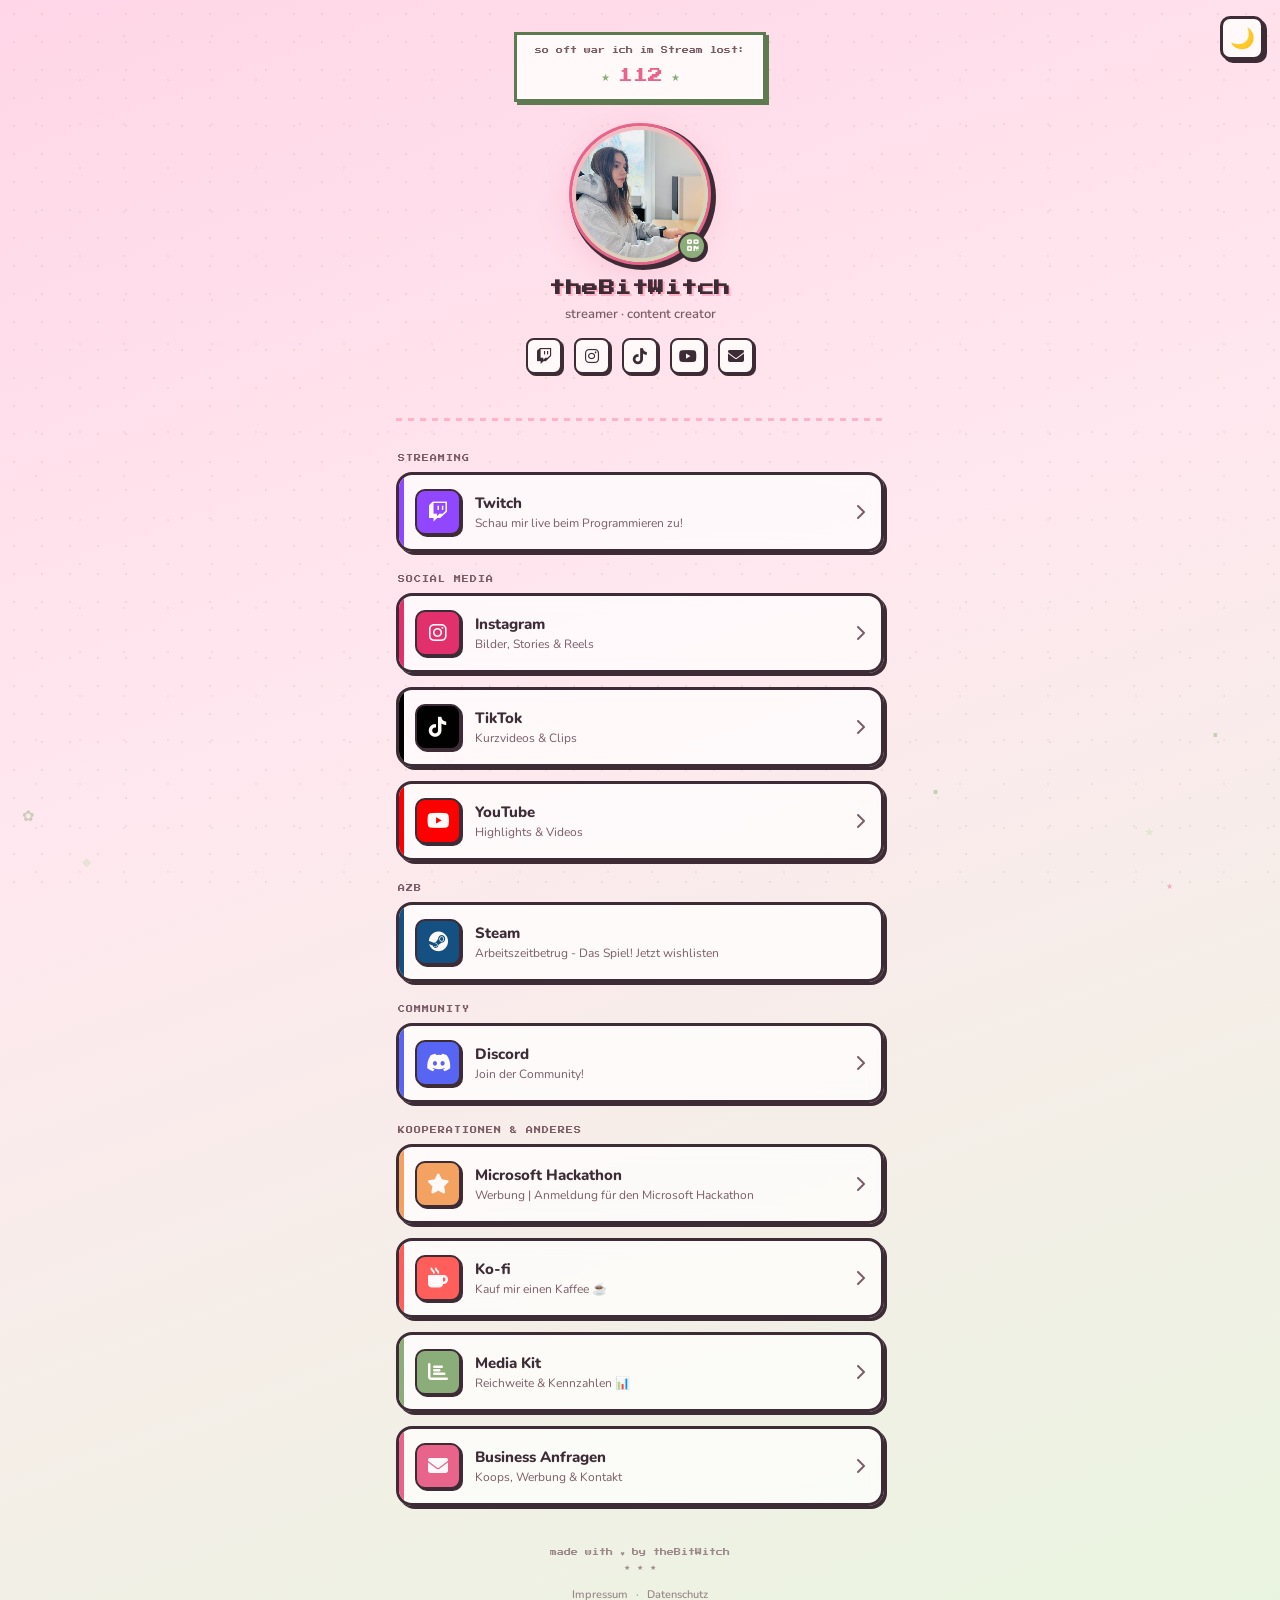
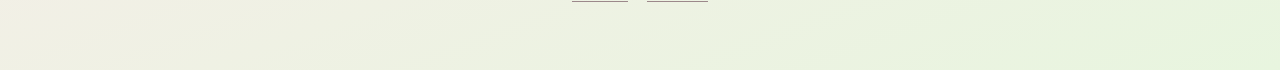
<file: index.html>
<!DOCTYPE html>
<html lang="de">
<head>
  <meta charset="UTF-8" />
  <meta name="viewport" content="width=device-width, initial-scale=1.0" />
  <title>✨ theBitWitch ✨</title>
  <link rel="icon" href="assets/leo.png" type="image/png" />

  <!-- Open Graph -->
  <meta property="og:type"        content="website" />
  <meta property="og:url"         content="https://www.thalia.de/ul/downloadcode/?downloadCode=ZXYFYXCLJX" />
  <meta property="og:title"       content="theBitWitch" />
  <meta property="og:description" content="Tech, Coding & Gaming – Social Links" />
  <meta property="og:image"       content="https://thebitwitch.github.io/theBitWitch/assets/leo.png" />

  <!-- Fonts (lokal) -->
  <link rel="stylesheet" href="assets/fonts/google-fonts.css" />

  <!-- Icons (lokal) -->
  <link rel="stylesheet" href="assets/fontawesome/css/all.min.css" />

  <!-- Styles -->
  <link rel="stylesheet" href="style.css" />

</head>
<body>

  <!-- Floating sparkles (injected by JS) -->
  <div class="sparkles" id="sparkles" aria-hidden="true"></div>

  <!-- ── Theme Toggle ──────────────────────────────────────────────── -->
  <button class="theme-btn" id="theme-btn" aria-label="Darkmode umschalten" title="Darkmode umschalten">
    <span class="btn-icon" id="theme-icon">🌙</span>
  </button>

  <main class="page">

    <!-- ── Lost Counter ──────────────────────────────────────────────── -->
    <div class="lost-counter" role="status" aria-live="polite">
      <span class="lost-label">so oft war ich im Stream lost:</span>
      <span class="lost-num" id="lost-count">…</span>
    </div>

    <!-- ── Profile ───────────────────────────────────────────────────── -->
    <div class="profile-wrap">
      <button class="avatar-btn" id="avatar-btn" aria-label="QR-Code anzeigen" title="QR-Code für diese Seite">
        <div class="avatar-ring">
          <img
            src="assets/leo.png"
            alt="Profilbild"
            width="128"
            height="128"
          />
        </div>
        <span class="avatar-hint" aria-hidden="true"><i class="fa-solid fa-qrcode"></i></span>
      </button>

      <h1 class="username">theBitWitch</h1>
      <p class="bio">streamer · content creator </p>

      <!-- Quick social row -->
      <nav class="social-row" aria-label="Social Media">
        <a href="https://twitch.tv/thebitwitch"      class="social-icon" aria-label="Twitch" target="_blank" rel="noopener">    <i class="fa-brands fa-twitch"></i></a>
        <a href="https://www.instagram.com/thebitwitch"       class="social-icon" aria-label="Instagram" target="_blank" rel="noopener"> <i class="fa-brands fa-instagram"></i></a>
        <a href="https://www.tiktok.com/@thebitwitch"      class="social-icon" aria-label="TikTok" target="_blank" rel="noopener">    <i class="fa-brands fa-tiktok"></i></a>
        <a href="https://youtube.com/@the_bitwitch"     class="social-icon" aria-label="YouTube" target="_blank" rel="noopener">   <i class="fa-brands fa-youtube"></i></a>
        <a href="mailto:thebitwitch@gmail.com" class="social-icon" aria-label="E-Mail">    <i class="fa-solid fa-envelope"></i></a>
      </nav>
    </div>

    <div class="divider" aria-hidden="true"></div>

    <!-- ── Links ─────────────────────────────────────────────────────── -->
    <nav class="links-section" aria-label="Links">

      <span class="section-label">streaming</span>

      <a href="https://twitch.tv/thebitwitch" class="link-card" style="--accent:#9146FF" target="_blank" rel="noopener">
        <div class="link-icon-wrap"><i class="fa-brands fa-twitch"></i></div>
        <div class="link-text">
          <div class="link-name">Twitch</div>
          <div class="link-desc">Schau mir live beim Programmieren zu!</div>
        </div>
        <i class="fa-solid fa-chevron-right link-arrow"></i>
      </a>

      <span class="section-label">social media</span>

      <a href="https://www.instagram.com/thebitwitch" class="link-card" style="--accent:#E1306C" target="_blank" rel="noopener">
        <div class="link-icon-wrap"><i class="fa-brands fa-instagram"></i></div>
        <div class="link-text">
          <div class="link-name">Instagram</div>
          <div class="link-desc">Bilder, Stories & Reels</div>
        </div>
        <i class="fa-solid fa-chevron-right link-arrow"></i>
      </a>

      <a href="https://www.tiktok.com/@thebitwitch" class="link-card" style="--accent:#010101" target="_blank" rel="noopener">
        <div class="link-icon-wrap"><i class="fa-brands fa-tiktok"></i></div>
        <div class="link-text">
          <div class="link-name">TikTok</div>
          <div class="link-desc">Kurzvideos & Clips</div>
        </div>
        <i class="fa-solid fa-chevron-right link-arrow"></i>
      </a>

      <a href="https://youtube.com/@the_bitwitch" class="link-card" style="--accent:#FF0000" target="_blank" rel="noopener">
        <div class="link-icon-wrap"><i class="fa-brands fa-youtube"></i></div>
        <div class="link-text">
          <div class="link-name">YouTube</div>
          <div class="link-desc">Highlights & Videos</div>
        </div>
        <i class="fa-solid fa-chevron-right link-arrow"></i>
      </a>

      <span class="section-label">AZB</span>

      <a href="https://store.steampowered.com/app/5043900/Arbeitszeitbetrug__Das_Spiel/" class="link-card" style="--accent:#145182" target="_blank" rel="noopener">
        <div class="link-icon-wrap"><i class="fa-brands fa-steam"></i></div>
        <div class="link-text">
          <div class="link-name">Steam</div>
          <div class="link-desc">Arbeitszeitbetrug - Das Spiel! Jetzt wishlisten</div>
        </div>
        <!-- <i class="fa-solid fa-chevron-right link-arrow"></i> -->
      </a>

      <span class="section-label">community</span>

      <a href="https://discord.gg/TRhPVS5pvb" class="link-card" style="--accent:#5865F2" target="_blank" rel="noopener">
        <div class="link-icon-wrap"><i class="fa-brands fa-discord"></i></div>
        <div class="link-text">
          <div class="link-name">Discord</div>
          <div class="link-desc">Join der Community!</div>
        </div>
        <i class="fa-solid fa-chevron-right link-arrow"></i>
      </a>

      <span class="section-label">Kooperationen & Anderes</span>



      <a href="https://msevents.microsoft.com/event?id=2016931719" class="link-card" style="--accent:#F4A261" target="_blank" rel="noopener">
        <div class="link-icon-wrap"><i class="fa-solid fa-star"></i></div>
        <div class="link-text">
          <div class="link-name">Microsoft Hackathon</div>
          <div class="link-desc">Werbung | Anmeldung für den Microsoft Hackathon</div>
        </div>
        <i class="fa-solid fa-chevron-right link-arrow"></i>
      </a>

      <a href="https://ko-fi.com/thebitwitch" class="link-card" style="--accent:#FF5E5B" target="_blank" rel="noopener">
        <div class="link-icon-wrap"><i class="fa-solid fa-mug-hot"></i></div>
        <div class="link-text">
          <div class="link-name">Ko-fi</div>
          <div class="link-desc">Kauf mir einen Kaffee ☕</div>
        </div>
        <i class="fa-solid fa-chevron-right link-arrow"></i>
      </a>

      <a href="mediakit.html" class="link-card" style="--accent:#8BAD79">
        <div class="link-icon-wrap"><i class="fa-solid fa-chart-bar"></i></div>
        <div class="link-text">
          <div class="link-name">Media Kit</div>
          <div class="link-desc">Reichweite & Kennzahlen 📊</div>
        </div>
        <i class="fa-solid fa-chevron-right link-arrow"></i>
      </a>

      <a href="mailto:thebitwitch@gmail.com" class="link-card" style="--accent:#E8648A" target="_blank" rel="noopener">
        <div class="link-icon-wrap"><i class="fa-solid fa-envelope"></i></div>
        <div class="link-text">
          <div class="link-name">Business Anfragen</div>
          <div class="link-desc">Koops, Werbung & Kontakt</div>
        </div>
        <i class="fa-solid fa-chevron-right link-arrow"></i>
      </a>

    </nav>

    <footer class="footer">
      <div>made with ♥ by theBitWitch</div>
      <div>★ ★ ★</div>
      <nav class="legal-links" aria-label="Rechtliches">
        <a href="impressum.html">Impressum</a>
        <span aria-hidden="true">·</span>
        <a href="datenschutz.html">Datenschutz</a>
      </nav>
    </footer>

  </main>

  <!-- ── QR Modal ────────────────────────────────────────────────────── -->
  <div class="modal-overlay" id="qr-modal" role="dialog" aria-modal="true" aria-label="QR-Code">
    <div class="modal-box">
      <p class="modal-title">QR-CODE ✨<br>scan mich!</p>
      <img id="qr-img" src="assets/qr.png" alt="QR-Code" width="200" height="200" style="image-rendering:pixelated;border-radius:4px" />
      <p class="modal-url" id="qr-url-label">thebitwitch.github.io/theBitWitch</p>
      <button class="modal-close" id="modal-close-btn">✕ schließen</button>
    </div>
  </div>

  <!-- Scripts -->
  <script src="script.js"></script>
</body>
</html>
</file>
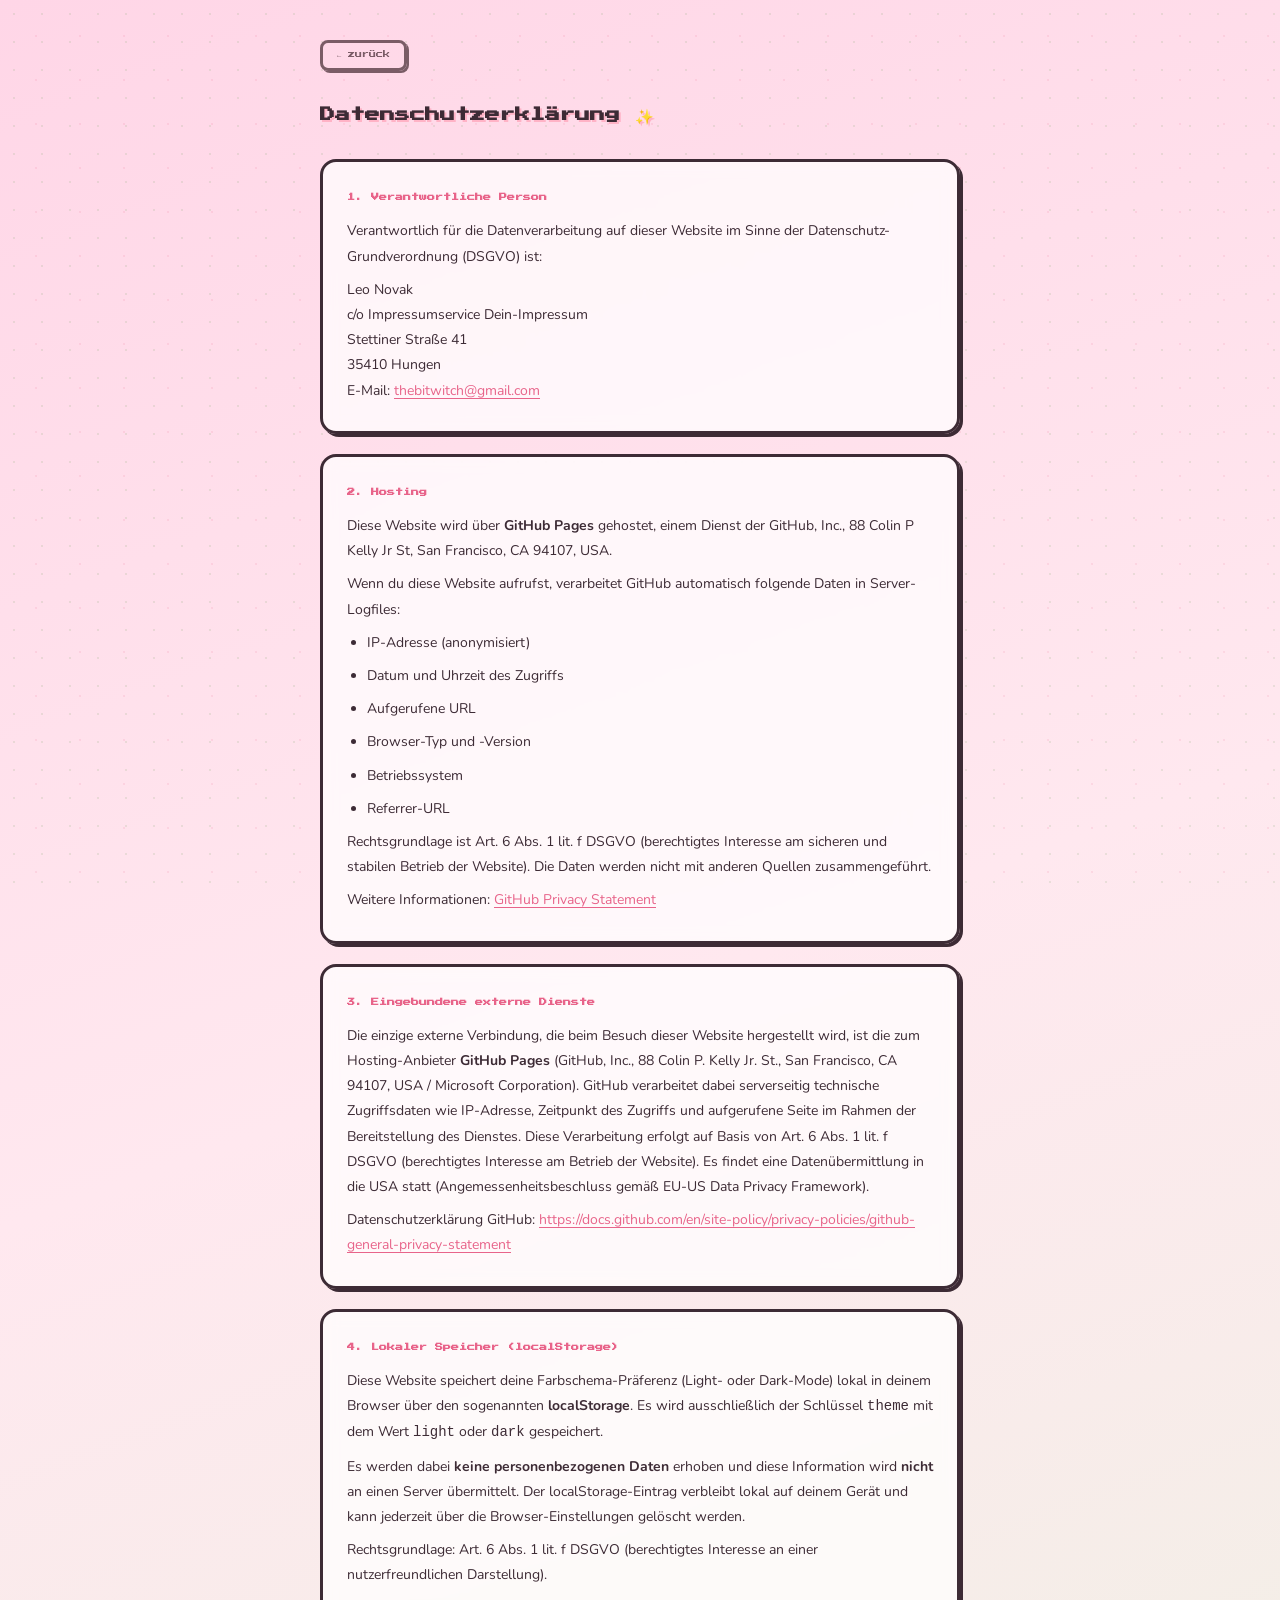
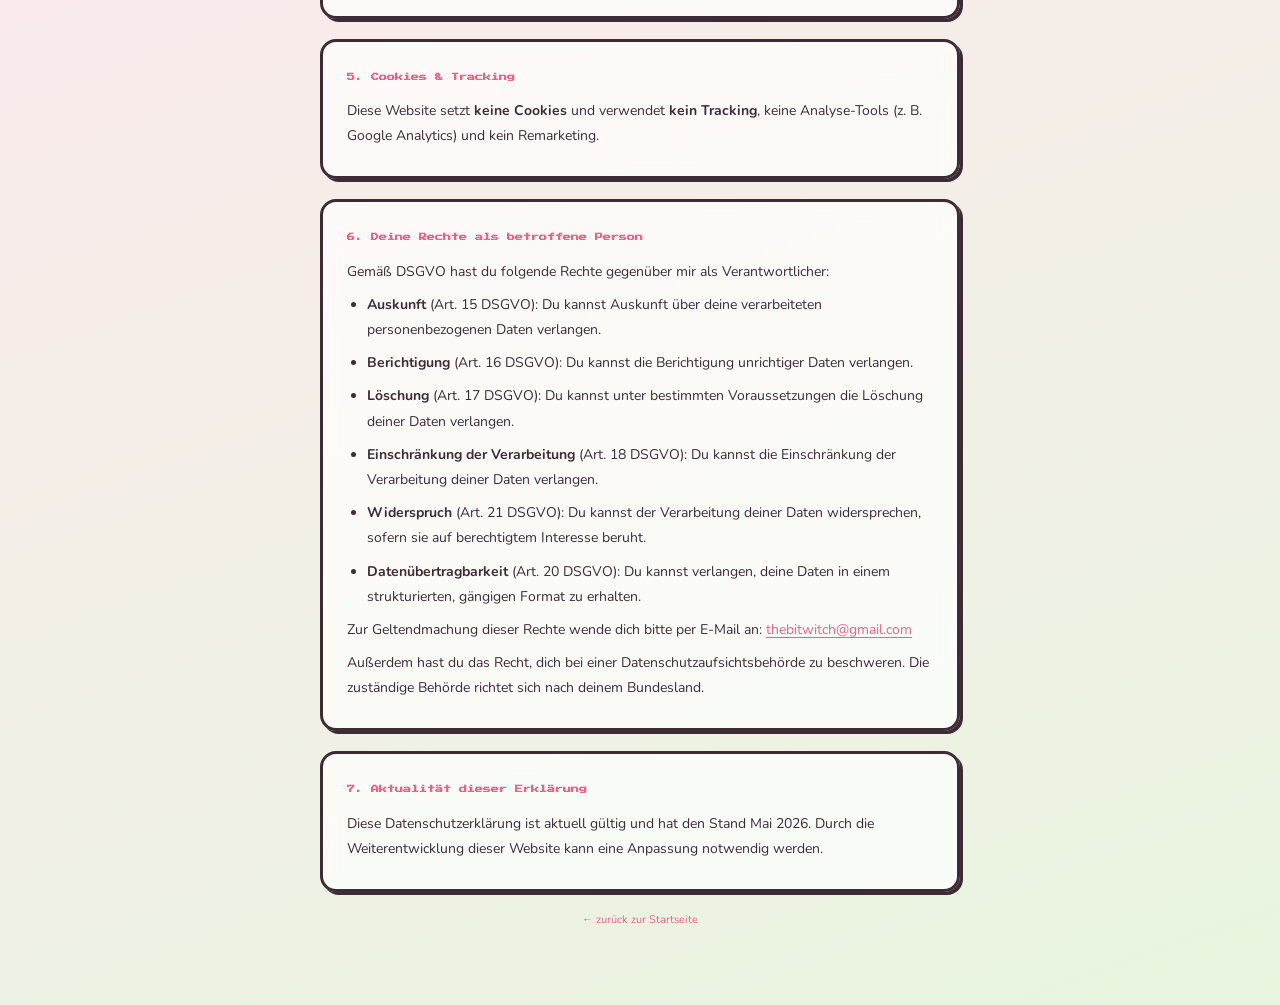
<file: datenschutz.html>
<!DOCTYPE html>
<html lang="de">
<head>
  <meta charset="UTF-8" />
  <meta name="viewport" content="width=device-width, initial-scale=1.0" />
  <title>Datenschutz · theBitWitch</title>
  <link rel="icon" href="assets/leo.png" type="image/png" />

  <!-- Fonts (lokal) -->
  <link rel="stylesheet" href="assets/fonts/google-fonts.css" />
  <link rel="stylesheet" href="style.css" />

  <style>
    .legal-page {
      position: relative;
      z-index: 1;
      max-width: 680px;
      margin: 0 auto;
      padding: 40px 20px 80px;
    }
    .legal-back {
      display: inline-flex;
      align-items: center;
      gap: 8px;
      font-family: 'Press Start 2P', monospace;
      font-size: 7px;
      color: var(--text-muted);
      border: var(--pixel-size) solid var(--text-muted);
      box-shadow: 2px 2px 0 var(--text-muted);
      padding: 8px 14px;
      border-radius: 8px;
      margin-bottom: 32px;
      transition: color 0.15s, border-color 0.15s, box-shadow 0.15s, transform 0.12s;
    }
    .legal-back:hover {
      color: var(--pink-dark);
      border-color: var(--pink-dark);
      box-shadow: 2px 2px 0 var(--pink-dark);
      transform: translate(-1px, -1px);
    }
    .legal-heading {
      font-family: 'Press Start 2P', monospace;
      font-size: 13px;
      color: var(--text-main);
      text-shadow: 2px 2px 0 var(--pink-medium);
      margin-bottom: 32px;
      line-height: 1.6;
    }
    .legal-card {
      background: var(--card-bg);
      backdrop-filter: blur(8px);
      -webkit-backdrop-filter: blur(8px);
      border: var(--pixel-size) solid var(--text-main);
      box-shadow: var(--pixel-size) var(--pixel-size) 0 var(--text-main);
      border-radius: var(--radius);
      padding: 28px 24px;
      margin-bottom: 20px;
    }
    .legal-card h2 {
      font-family: 'Press Start 2P', monospace;
      font-size: 8px;
      color: var(--pink-dark);
      margin-bottom: 14px;
      line-height: 1.8;
    }
    .legal-card h3 {
      font-size: 13px;
      font-weight: 800;
      color: var(--sage-dark);
      margin: 16px 0 6px;
    }
    .legal-card p,
    .legal-card li {
      font-size: 14px;
      line-height: 1.8;
      color: var(--text-main);
      margin-bottom: 8px;
    }
    .legal-card ul {
      padding-left: 20px;
      margin-bottom: 8px;
    }
    .legal-card p:last-child { margin-bottom: 0; }
    .legal-card a {
      color: var(--pink-dark);
      text-decoration: underline;
      text-underline-offset: 3px;
    }
    .placeholder-note {
      font-size: 11px;
      color: var(--sage-medium);
      font-style: italic;
      margin-top: 4px;
    }
    @media (min-width: 480px) {
      .legal-heading { font-size: 15px; }
    }
  </style>
</head>
<body>

  <main class="legal-page">

    <a href="index.html" class="legal-back">← zurück</a>

    <h1 class="legal-heading">Datenschutzerklärung ✨</h1>

    <!-- 1. Verantwortlicher -->
    <div class="legal-card">
      <h2>1. Verantwortliche Person</h2>
      <p>Verantwortlich für die Datenverarbeitung auf dieser Website im Sinne der Datenschutz-Grundverordnung (DSGVO) ist:</p>
      <p>
        Leo Novak<br />
        c/o Impressumservice Dein-Impressum<br />
        Stettiner Straße 41<br />
        35410 Hungen<br />
        E-Mail: <a href="mailto:thebitwitch@gmail.com">thebitwitch@gmail.com</a>
      </p>
    </div>

    <!-- 2. Hosting -->
    <div class="legal-card">
      <h2>2. Hosting</h2>
      <p>Diese Website wird über <strong>GitHub Pages</strong> gehostet, einem Dienst der GitHub, Inc., 88 Colin P Kelly Jr St, San Francisco, CA 94107, USA.</p>
      <p>Wenn du diese Website aufrufst, verarbeitet GitHub automatisch folgende Daten in Server-Logfiles:</p>
      <ul>
        <li>IP-Adresse (anonymisiert)</li>
        <li>Datum und Uhrzeit des Zugriffs</li>
        <li>Aufgerufene URL</li>
        <li>Browser-Typ und -Version</li>
        <li>Betriebssystem</li>
        <li>Referrer-URL</li>
      </ul>
      <p>Rechtsgrundlage ist Art. 6 Abs. 1 lit. f DSGVO (berechtigtes Interesse am sicheren und stabilen Betrieb der Website). Die Daten werden nicht mit anderen Quellen zusammengeführt.</p>
      <p>Weitere Informationen: <a href="https://docs.github.com/en/site-policy/privacy-policies/github-privacy-statement" target="_blank" rel="noopener noreferrer">GitHub Privacy Statement</a></p>
    </div>

    <!-- 3. Externe Dienste / CDNs -->
    <div class="legal-card">
      <h2>3. Eingebundene externe Dienste</h2>
      <p>Die einzige externe Verbindung, die beim Besuch dieser Website hergestellt wird, ist die zum Hosting-Anbieter <strong>GitHub Pages</strong> (GitHub, Inc., 88 Colin P. Kelly Jr. St., San Francisco, CA 94107, USA / Microsoft Corporation). GitHub verarbeitet dabei serverseitig technische Zugriffsdaten wie IP-Adresse, Zeitpunkt des Zugriffs und aufgerufene Seite im Rahmen der Bereitstellung des Dienstes. Diese Verarbeitung erfolgt auf Basis von Art. 6 Abs. 1 lit. f DSGVO (berechtigtes Interesse am Betrieb der Website). Es findet eine Datenübermittlung in die USA statt (Angemessenheitsbeschluss gemäß EU-US Data Privacy Framework).</p>
      <p>Datenschutzerklärung GitHub: <a href="https://docs.github.com/en/site-policy/privacy-policies/github-general-privacy-statement" target="_blank" rel="noopener noreferrer">https://docs.github.com/en/site-policy/privacy-policies/github-general-privacy-statement</a></p>
    </div>

    <!-- 4. Lokaler Speicher -->
    <div class="legal-card">
      <h2>4. Lokaler Speicher (localStorage)</h2>
      <p>Diese Website speichert deine Farbschema-Präferenz (Light- oder Dark-Mode) lokal in deinem Browser über den sogenannten <strong>localStorage</strong>. Es wird ausschließlich der Schlüssel <code>theme</code> mit dem Wert <code>light</code> oder <code>dark</code> gespeichert.</p>
      <p>Es werden dabei <strong>keine personenbezogenen Daten</strong> erhoben und diese Information wird <strong>nicht</strong> an einen Server übermittelt. Der localStorage-Eintrag verbleibt lokal auf deinem Gerät und kann jederzeit über die Browser-Einstellungen gelöscht werden.</p>
      <p>Rechtsgrundlage: Art. 6 Abs. 1 lit. f DSGVO (berechtigtes Interesse an einer nutzerfreundlichen Darstellung).</p>
    </div>

    <!-- 5. Keine Cookies / Tracking -->
    <div class="legal-card">
      <h2>5. Cookies & Tracking</h2>
      <p>Diese Website setzt <strong>keine Cookies</strong> und verwendet <strong>kein Tracking</strong>, keine Analyse-Tools (z. B. Google Analytics) und kein Remarketing.</p>
    </div>

    <!-- 6. Deine Rechte -->
    <div class="legal-card">
      <h2>6. Deine Rechte als betroffene Person</h2>
      <p>Gemäß DSGVO hast du folgende Rechte gegenüber mir als Verantwortlicher:</p>
      <ul>
        <li><strong>Auskunft</strong> (Art. 15 DSGVO): Du kannst Auskunft über deine verarbeiteten personenbezogenen Daten verlangen.</li>
        <li><strong>Berichtigung</strong> (Art. 16 DSGVO): Du kannst die Berichtigung unrichtiger Daten verlangen.</li>
        <li><strong>Löschung</strong> (Art. 17 DSGVO): Du kannst unter bestimmten Voraussetzungen die Löschung deiner Daten verlangen.</li>
        <li><strong>Einschränkung der Verarbeitung</strong> (Art. 18 DSGVO): Du kannst die Einschränkung der Verarbeitung deiner Daten verlangen.</li>
        <li><strong>Widerspruch</strong> (Art. 21 DSGVO): Du kannst der Verarbeitung deiner Daten widersprechen, sofern sie auf berechtigtem Interesse beruht.</li>
        <li><strong>Datenübertragbarkeit</strong> (Art. 20 DSGVO): Du kannst verlangen, deine Daten in einem strukturierten, gängigen Format zu erhalten.</li>
      </ul>
      <p>Zur Geltendmachung dieser Rechte wende dich bitte per E-Mail an: <a href="mailto:thebitwitch@gmail.com">thebitwitch@gmail.com</a></p>
      <p>Außerdem hast du das Recht, dich bei einer Datenschutzaufsichtsbehörde zu beschweren. Die zuständige Behörde richtet sich nach deinem Bundesland.</p>
    </div>

    <!-- 7. Aktualität -->
    <div class="legal-card">
      <h2>7. Aktualität dieser Erklärung</h2>
      <p>Diese Datenschutzerklärung ist aktuell gültig und hat den Stand Mai 2026. Durch die Weiterentwicklung dieser Website kann eine Anpassung notwendig werden.</p>
    </div>

    <p style="font-size:11px; color:var(--text-muted); text-align:center; margin-top:8px;">
      <a href="index.html" style="color:var(--pink-dark);">← zurück zur Startseite</a>
    </p>

  </main>

  <script>
    // Darkmode-Präferenz aus localStorage wiederherstellen
    (function () {
      if (localStorage.getItem('theme') === 'dark') {
        document.documentElement.classList.add('dark');
      }
    })();
  </script>
</body>
</html>
</file>
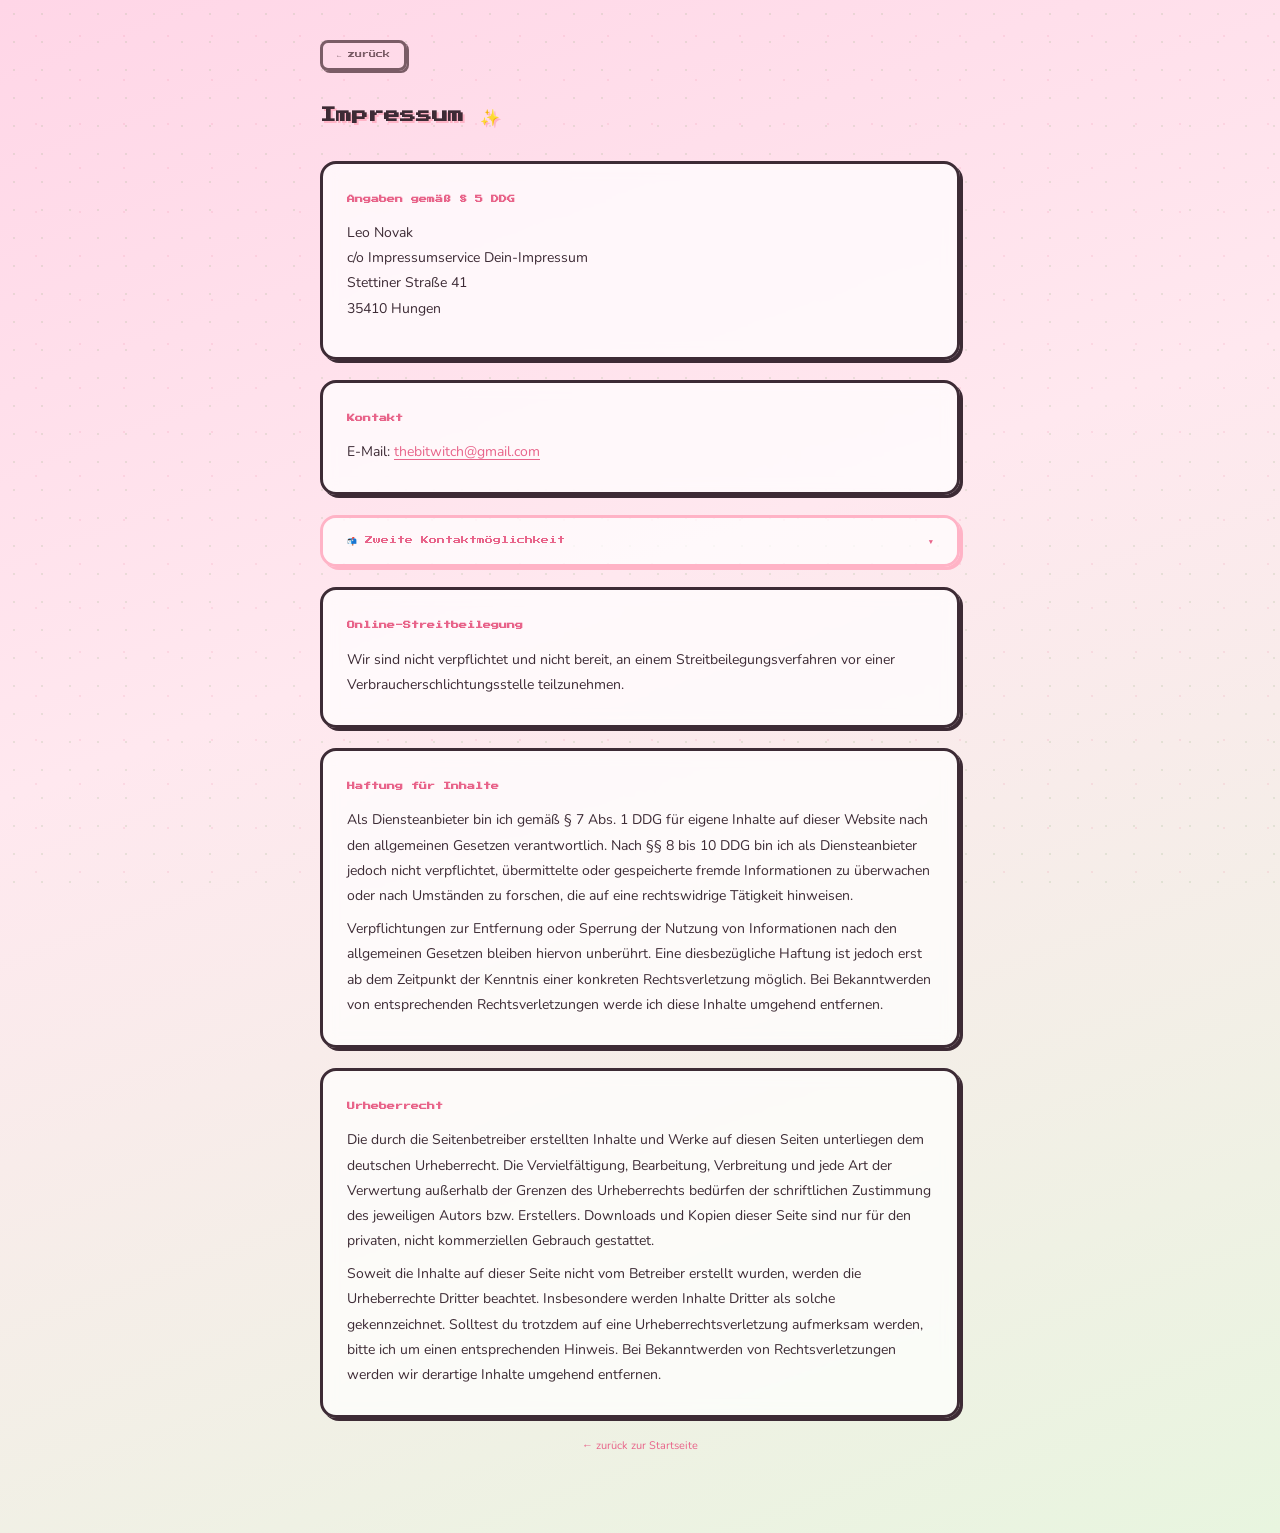
<file: impressum.html>
<!DOCTYPE html>
<html lang="de">
<head>
  <meta charset="UTF-8" />
  <meta name="viewport" content="width=device-width, initial-scale=1.0" />
  <title>Impressum · theBitWitch</title>
  <link rel="icon" href="assets/leo.png" type="image/png" />

  <!-- Fonts (lokal) -->
  <link rel="stylesheet" href="assets/fonts/google-fonts.css" />
  <link rel="stylesheet" href="style.css" />

  <style>
    .legal-page {
      position: relative;
      z-index: 1;
      max-width: 680px;
      margin: 0 auto;
      padding: 40px 20px 80px;
    }
    .legal-back {
      display: inline-flex;
      align-items: center;
      gap: 8px;
      font-family: 'Press Start 2P', monospace;
      font-size: 7px;
      color: var(--text-muted);
      border: var(--pixel-size) solid var(--text-muted);
      box-shadow: 2px 2px 0 var(--text-muted);
      padding: 8px 14px;
      border-radius: 8px;
      margin-bottom: 32px;
      transition: color 0.15s, border-color 0.15s, box-shadow 0.15s, transform 0.12s;
    }
    .legal-back:hover {
      color: var(--pink-dark);
      border-color: var(--pink-dark);
      box-shadow: 2px 2px 0 var(--pink-dark);
      transform: translate(-1px, -1px);
    }
    .legal-heading {
      font-family: 'Press Start 2P', monospace;
      font-size: 14px;
      color: var(--text-main);
      text-shadow: 2px 2px 0 var(--pink-medium);
      margin-bottom: 32px;
      line-height: 1.6;
    }
    .legal-card {
      background: var(--card-bg);
      backdrop-filter: blur(8px);
      -webkit-backdrop-filter: blur(8px);
      border: var(--pixel-size) solid var(--text-main);
      box-shadow: var(--pixel-size) var(--pixel-size) 0 var(--text-main);
      border-radius: var(--radius);
      padding: 28px 24px;
      margin-bottom: 20px;
    }
    .legal-card h2 {
      font-family: 'Press Start 2P', monospace;
      font-size: 8px;
      color: var(--pink-dark);
      margin-bottom: 14px;
      line-height: 1.8;
    }
    .legal-card p,
    .legal-card address {
      font-size: 14px;
      line-height: 1.8;
      color: var(--text-main);
      font-style: normal;
      margin-bottom: 8px;
    }
    .legal-card p:last-child { margin-bottom: 0; }
    .legal-card a {
      color: var(--pink-dark);
      text-decoration: underline;
      text-underline-offset: 3px;
    }
    .placeholder-note {
      font-size: 11px;
      color: var(--sage-medium);
      font-style: italic;
      margin-top: 4px;
    }

    /* Zweite Kontaktmöglichkeit – aufklappbar */
    .contact-details {
      border: var(--pixel-size) solid var(--pink-medium);
      box-shadow: var(--pixel-size) var(--pixel-size) 0 var(--pink-medium);
      border-radius: var(--radius);
      margin-bottom: 20px;
      overflow: hidden;
    }
    .contact-details summary {
      font-family: 'Press Start 2P', monospace;
      font-size: 8px;
      color: var(--pink-dark);
      padding: 18px 24px;
      cursor: pointer;
      background: var(--card-bg);
      display: flex;
      align-items: center;
      gap: 10px;
      list-style: none;
      user-select: none;
      transition: background 0.15s;
    }
    .contact-details summary::-webkit-details-marker { display: none; }
    .contact-details summary:hover { background: var(--pink-light); }
    .contact-details summary::after {
      content: '▼';
      margin-left: auto;
      font-size: 7px;
      transition: transform 0.2s;
    }
    .contact-details[open] summary::after { transform: rotate(180deg); }
    .contact-form-wrap {
      background: var(--card-bg);
      padding: 24px;
      border-top: var(--pixel-size) solid var(--pink-medium);
    }
    .contact-form-wrap p {
      font-size: 13px;
      color: var(--text-muted);
      margin-bottom: 18px;
      line-height: 1.7;
    }
    .cf-group {
      display: flex;
      flex-direction: column;
      gap: 6px;
      margin-bottom: 14px;
    }
    .cf-group label {
      font-family: 'Press Start 2P', monospace;
      font-size: 7px;
      color: var(--text-muted);
    }
    .cf-group input,
    .cf-group textarea {
      background: var(--bg-main);
      border: var(--pixel-size) solid var(--text-muted);
      border-radius: 8px;
      padding: 10px 12px;
      font-family: 'Nunito', sans-serif;
      font-size: 14px;
      color: var(--text-main);
      width: 100%;
      box-sizing: border-box;
      transition: border-color 0.15s;
      resize: vertical;
    }
    .cf-group input:focus,
    .cf-group textarea:focus {
      outline: none;
      border-color: var(--pink-dark);
    }
    .cf-submit {
      display: inline-flex;
      align-items: center;
      gap: 8px;
      background: var(--pink-dark);
      color: #fff;
      font-family: 'Press Start 2P', monospace;
      font-size: 8px;
      padding: 12px 20px;
      border: none;
      border-radius: 999px;
      cursor: pointer;
      transition: transform 0.15s, box-shadow 0.15s;
      text-decoration: none;
    }
    .cf-submit:hover {
      transform: translateY(-2px);
      box-shadow: 0 6px 16px rgba(232,100,138,0.35);
    }

    @media (min-width: 480px) {
      .legal-heading { font-size: 16px; }
    }
  </style>
</head>
<body>

  <main class="legal-page">

    <a href="index.html" class="legal-back">← zurück</a>

    <h1 class="legal-heading">Impressum ✨</h1>

    <!-- Angaben gemäß § 5 DDG -->
    <div class="legal-card">
      <h2>Angaben gemäß § 5 DDG</h2>
      <address>
        Leo Novak<br />
        c/o Impressumservice Dein-Impressum<br />
        Stettiner Straße 41<br />
        35410 Hungen
      </address>
    </div>

    <!-- Kontakt -->
    <div class="legal-card">
      <h2>Kontakt</h2>
      <p>E-Mail: <a href="mailto:thebitwitch@gmail.com">thebitwitch@gmail.com</a></p>
    </div>

    <!-- Zweite Kontaktmöglichkeit (aufklappbar) -->
    <details class="contact-details">
      <summary>📬 Zweite Kontaktmöglichkeit</summary>
      <div class="contact-form-wrap">
        <p>Du kannst mir auch über dieses Formular schreiben – dein E-Mail-Programm öffnet sich automatisch mit deiner Nachricht.</p>
        <div class="cf-group">
          <label for="cf-name">Dein Name</label>
          <input type="text" id="cf-name" placeholder="Leo Mustermensch" />
        </div>
        <div class="cf-group">
          <label for="cf-subject">Betreff</label>
          <input type="text" id="cf-subject" placeholder="Anfrage / Kooperation / …" />
        </div>
        <div class="cf-group">
          <label for="cf-message">Nachricht</label>
          <textarea id="cf-message" rows="5" placeholder="Hallo Leo, …"></textarea>
        </div>
        <button class="cf-submit" id="cf-send">✉ E-Mail öffnen</button>
      </div>
    </details>

    <!-- Online-Streitbeilegung -->
    <div class="legal-card">
      <h2>Online-Streitbeilegung</h2>
      <p>Wir sind nicht verpflichtet und nicht bereit, an einem Streitbeilegungsverfahren vor einer Verbraucherschlichtungsstelle teilzunehmen.</p>
    </div>

    <!-- Haftung für Inhalte -->
    <div class="legal-card">
      <h2>Haftung für Inhalte</h2>
      <p>Als Diensteanbieter bin ich gemäß § 7 Abs. 1 DDG für eigene Inhalte auf dieser Website nach den allgemeinen Gesetzen verantwortlich. Nach §§ 8 bis 10 DDG bin ich als Diensteanbieter jedoch nicht verpflichtet, übermittelte oder gespeicherte fremde Informationen zu überwachen oder nach Umständen zu forschen, die auf eine rechtswidrige Tätigkeit hinweisen.</p>
      <p>Verpflichtungen zur Entfernung oder Sperrung der Nutzung von Informationen nach den allgemeinen Gesetzen bleiben hiervon unberührt. Eine diesbezügliche Haftung ist jedoch erst ab dem Zeitpunkt der Kenntnis einer konkreten Rechtsverletzung möglich. Bei Bekanntwerden von entsprechenden Rechtsverletzungen werde ich diese Inhalte umgehend entfernen.</p>
    </div>

    <!-- Urheberrecht -->
    <div class="legal-card">
      <h2>Urheberrecht</h2>
      <p>Die durch die Seitenbetreiber erstellten Inhalte und Werke auf diesen Seiten unterliegen dem deutschen Urheberrecht. Die Vervielfältigung, Bearbeitung, Verbreitung und jede Art der Verwertung außerhalb der Grenzen des Urheberrechts bedürfen der schriftlichen Zustimmung des jeweiligen Autors bzw. Erstellers. Downloads und Kopien dieser Seite sind nur für den privaten, nicht kommerziellen Gebrauch gestattet.</p>
      <p>Soweit die Inhalte auf dieser Seite nicht vom Betreiber erstellt wurden, werden die Urheberrechte Dritter beachtet. Insbesondere werden Inhalte Dritter als solche gekennzeichnet. Solltest du trotzdem auf eine Urheberrechtsverletzung aufmerksam werden, bitte ich um einen entsprechenden Hinweis. Bei Bekanntwerden von Rechtsverletzungen werden wir derartige Inhalte umgehend entfernen.</p>
    </div>

    <p style="font-size:11px; color:var(--text-muted); text-align:center; margin-top:8px;">
      <a href="index.html" style="color:var(--pink-dark);">← zurück zur Startseite</a>
    </p>

  </main>

  <script>
    // Darkmode-Präferenz aus localStorage wiederherstellen
    (function () {
      if (localStorage.getItem('theme') === 'dark') {
        document.documentElement.classList.add('dark');
      }
    })();

    // Kontaktformular → mailto
    document.getElementById('cf-send').addEventListener('click', function () {
      const name    = document.getElementById('cf-name').value.trim();
      const subject = document.getElementById('cf-subject').value.trim();
      const message = document.getElementById('cf-message').value.trim();

      const to      = 'thebitwitch@gmail.com';
      const sub     = encodeURIComponent(subject || 'Kontaktanfrage über Impressum');
      const body    = encodeURIComponent(
        (name ? 'Von: ' + name + '\n\n' : '') + (message || '')
      );

      window.location.href = `mailto:${to}?subject=${sub}&body=${body}`;
    });
  </script>
</body>
</html>
</file>
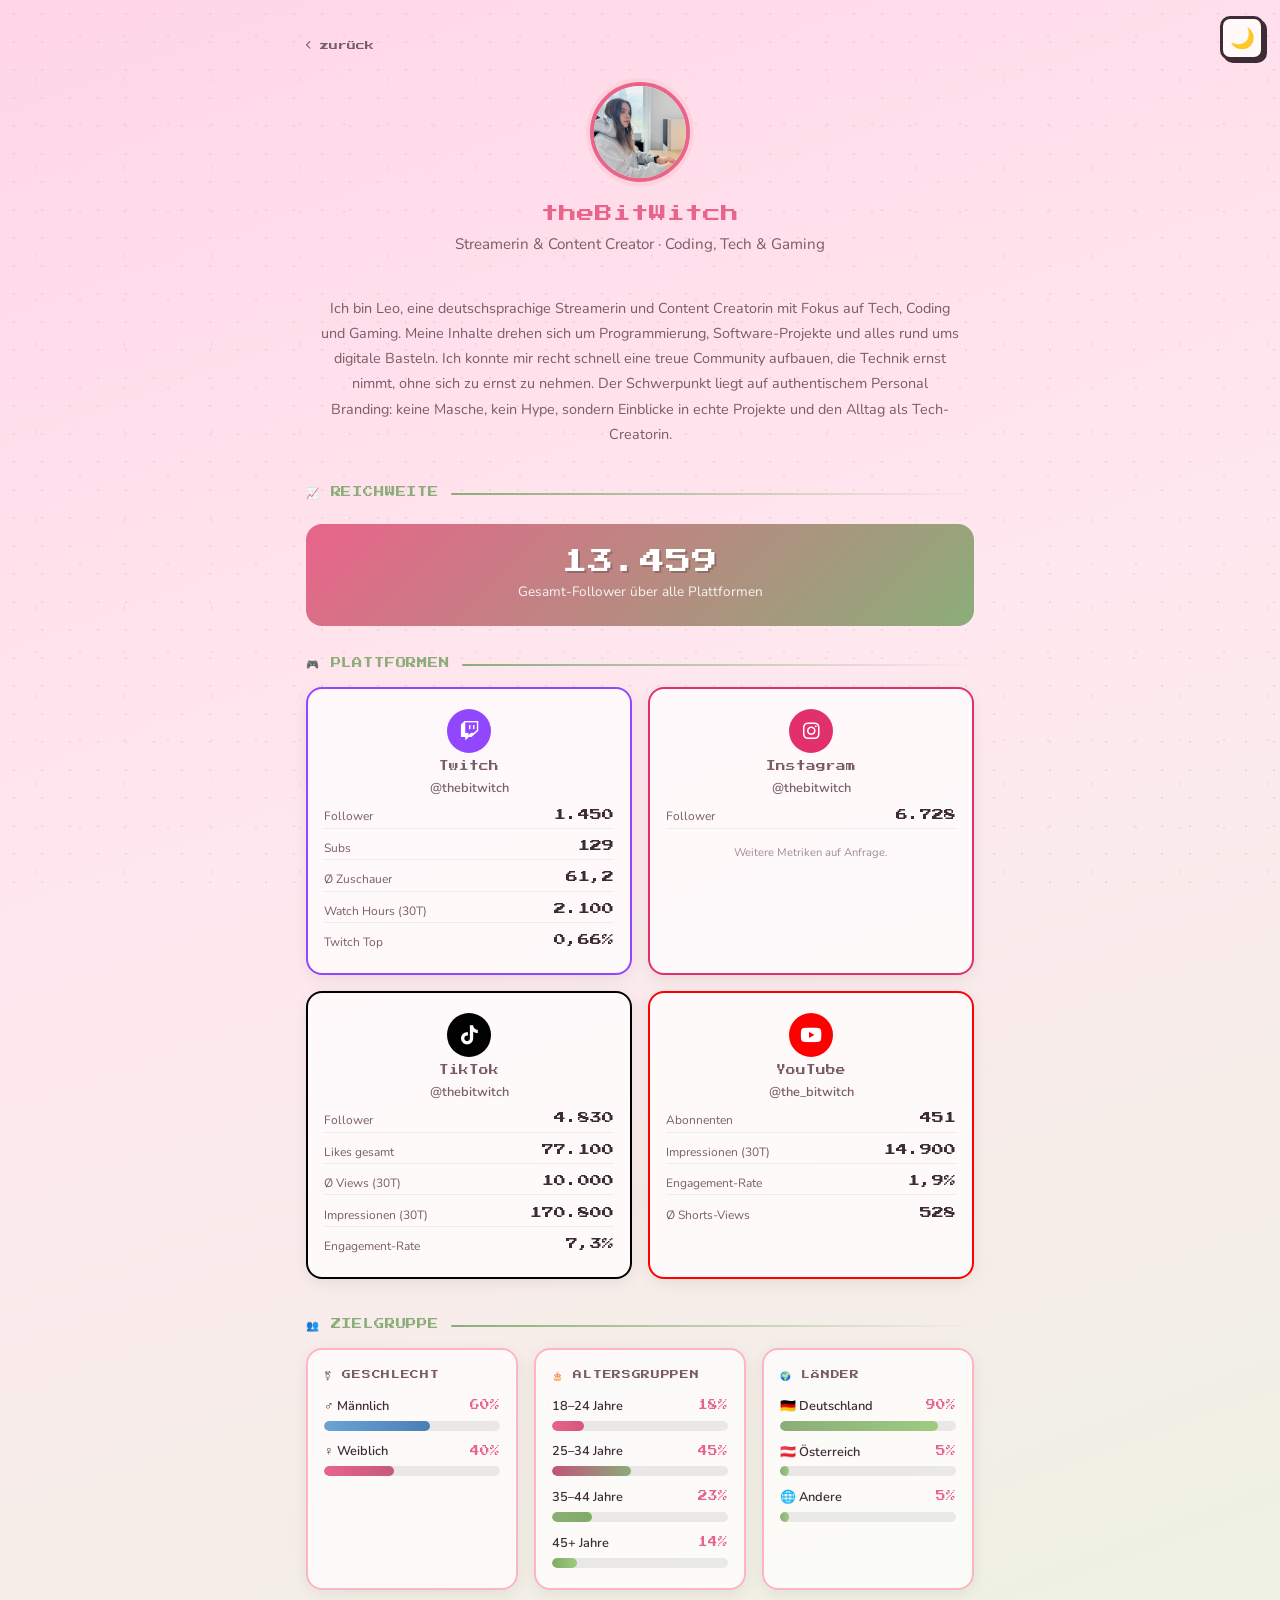
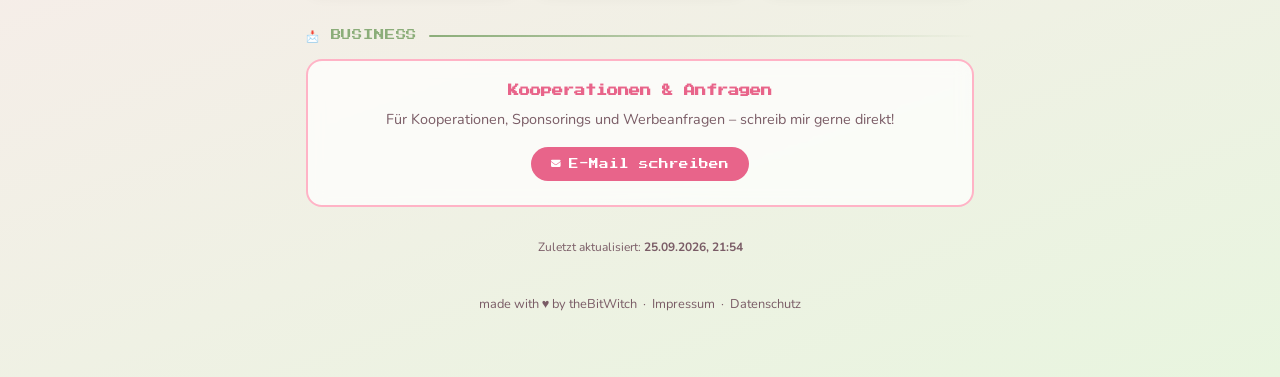
<file: mediakit.html>
<!DOCTYPE html>
<html lang="de">
<head>
  <meta charset="UTF-8" />
  <meta name="viewport" content="width=device-width, initial-scale=1.0" />
  <title>Media Kit · theBitWitch</title>
  <meta name="robots" content="noindex" />
  <link rel="icon" href="assets/leo.png" type="image/png" />
  <!-- Fonts (lokal) -->
  <link rel="stylesheet" href="assets/fonts/google-fonts.css" />

  <!-- Icons (lokal) -->
  <link rel="stylesheet" href="assets/fontawesome/css/all.min.css" />
  <link rel="stylesheet" href="style.css" />
  <style>
    /* ─── Media Kit–spezifische Styles ─────────────────────────────── */
    .mk-wrap {
      max-width: 700px;
      margin: 0 auto;
      padding: 2rem 1rem 4rem;
      position: relative;
      z-index: 1;
    }

    /* Back-Link */
    .mk-back {
      display: inline-flex;
      align-items: center;
      gap: .5rem;
      font-family: 'Press Start 2P', monospace;
      font-size: .55rem;
      color: var(--text-muted);
      margin-bottom: 2rem;
      transition: color 0.2s;
    }
    .mk-back:hover { color: var(--pink-dark); }

    /* Header */
    .mk-header {
      text-align: center;
      margin-bottom: 2.5rem;
    }
    .mk-avatar {
      width: 100px;
      height: 100px;
      border-radius: 50%;
      border: 4px solid var(--pink-dark);
      object-fit: cover;
      margin-bottom: 1rem;
      box-shadow: 0 0 0 4px var(--pink-light);
    }
    .mk-name {
      font-family: 'Press Start 2P', monospace;
      font-size: 1.1rem;
      color: var(--pink-dark);
      margin-bottom: .6rem;
    }
    .mk-title-badge {
      display: inline-block;
      background: var(--pink-dark);
      color: var(--white);
      font-family: 'Press Start 2P', monospace;
      font-size: .55rem;
      padding: .4rem .8rem;
      border-radius: 999px;
      margin-bottom: 1rem;
      letter-spacing: 0.05em;
    }
    .mk-bio {
      color: var(--text-muted);
      font-size: .95rem;
      max-width: 420px;
      margin: 0 auto;
      line-height: 1.6;
    }

    .mk-about {
      color: var(--text-muted);
      font-size: .9rem;
      max-width: 640px;
      margin: 1.5rem auto 2rem;
      line-height: 1.75;
      text-align: center;
    }

    /* Section heading */
    .mk-section-title {
      font-family: 'Press Start 2P', monospace;
      font-size: .65rem;
      color: var(--sage-medium);
      letter-spacing: .08em;
      text-transform: uppercase;
      margin: 2.5rem 0 1rem;
      display: flex;
      align-items: center;
      gap: .75rem;
    }
    .mk-section-title::after {
      content: '';
      flex: 1;
      height: 2px;
      background: linear-gradient(to right, var(--sage-medium), transparent);
      border-radius: 1px;
    }

    /* Platform cards grid */
    .platform-grid {
      display: grid;
      grid-template-columns: repeat(2, 1fr);
      gap: 1rem;
    }

    @media (max-width: 540px) {
      .platform-grid { grid-template-columns: 1fr; }
    }

    .platform-card {
      background: var(--card-bg);
      backdrop-filter: blur(8px);
      border-radius: var(--radius);
      border: 2px solid var(--platform-color, var(--pink-medium));
      padding: 1.25rem 1rem;
      display: flex;
      flex-direction: column;
      align-items: center;
      gap: .5rem;
      text-align: center;
      box-shadow: 0 4px 16px rgba(0,0,0,0.07);
      transition: transform 0.18s ease, box-shadow 0.18s ease;
    }
    .platform-card:hover {
      transform: translateY(-3px);
      box-shadow: 0 8px 24px rgba(0,0,0,0.12);
    }

    .platform-icon-wrap {
      width: 44px;
      height: 44px;
      border-radius: 50%;
      background: var(--platform-color, var(--pink-dark));
      display: flex;
      align-items: center;
      justify-content: center;
      font-size: 1.2rem;
      color: #fff;
      flex-shrink: 0;
    }
    .platform-name {
      font-family: 'Press Start 2P', monospace;
      font-size: .6rem;
      color: var(--text-muted);
    }
    .platform-handle {
      font-size: .8rem;
      color: var(--text-muted);
      font-weight: 600;
    }

    .platform-note {
      font-size: .7rem;
      color: var(--text-muted);
      text-align: center;
      margin-top: .5rem;
      opacity: .7;
      line-height: 1.5;
    }

    .stat-row {
      width: 100%;
      display: flex;
      justify-content: space-between;
      align-items: baseline;
      padding: .2rem 0;
      border-bottom: 1px solid rgba(128,128,128,.12);
    }
    .stat-row:last-child { border-bottom: none; }
    .stat-label {
      font-size: .75rem;
      color: var(--text-muted);
    }
    .stat-value {
      font-family: 'Press Start 2P', monospace;
      font-size: .75rem;
      color: var(--text-main);
    }
    .stat-value.positive { color: var(--sage-medium); }
    .stat-value.unknown  { color: var(--text-muted); opacity: .5; }

    /* Total reach banner */
    .reach-banner {
      background: linear-gradient(135deg, var(--pink-dark), var(--sage-medium));
      border-radius: var(--radius);
      padding: 1.5rem;
      text-align: center;
      margin-top: 1.5rem;
      color: #fff;
    }
    .reach-banner .reach-num {
      font-family: 'Press Start 2P', monospace;
      font-size: 1.6rem;
      display: block;
      margin-bottom: .4rem;
      text-shadow: 2px 2px 0 rgba(0,0,0,0.2);
    }
    .reach-banner .reach-label {
      font-size: .85rem;
      opacity: .9;
    }

    /* Contact CTA */
    .contact-cta {
      background: var(--card-bg);
      backdrop-filter: blur(8px);
      border-radius: var(--radius);
      border: 2px solid var(--pink-medium);
      padding: 1.5rem;
      text-align: center;
      margin-top: 1rem;
    }
    .contact-cta h3 {
      font-family: 'Press Start 2P', monospace;
      font-size: .7rem;
      color: var(--pink-dark);
      margin-bottom: .75rem;
    }
    .contact-cta p {
      color: var(--text-muted);
      font-size: .9rem;
      margin-bottom: 1rem;
      line-height: 1.6;
    }
    .contact-btn {
      display: inline-flex;
      align-items: center;
      gap: .5rem;
      background: var(--pink-dark);
      color: #fff;
      font-family: 'Press Start 2P', monospace;
      font-size: .6rem;
      padding: .75rem 1.25rem;
      border-radius: 999px;
      transition: transform 0.15s, box-shadow 0.15s;
    }
    .contact-btn:hover {
      transform: translateY(-2px);
      box-shadow: 0 6px 16px rgba(232,100,138,0.35);
    }

    /* Last updated */
    .mk-updated {
      text-align: center;
      margin-top: 2rem;
      font-size: .75rem;
      color: var(--text-muted);
    }
    .mk-updated span {
      font-weight: 700;
    }

    /* ─── Demographics ───────────────────────────────────────────── */
    .demo-grid {
      display: grid;
      grid-template-columns: repeat(auto-fit, minmax(200px, 1fr));
      gap: 1rem;
    }
    .demo-card {
      background: var(--card-bg);
      backdrop-filter: blur(8px);
      border-radius: var(--radius);
      border: 2px solid var(--pink-medium);
      padding: 1.25rem 1rem;
      box-shadow: 0 4px 16px rgba(0,0,0,0.07);
    }
    .demo-card-title {
      font-family: 'Press Start 2P', monospace;
      font-size: .55rem;
      color: var(--text-muted);
      text-transform: uppercase;
      letter-spacing: .08em;
      margin-bottom: 1rem;
    }
    .demo-row {
      display: flex;
      flex-direction: column;
      gap: .35rem;
      margin-bottom: .75rem;
    }
    .demo-row:last-child { margin-bottom: 0; }
    .demo-row-header {
      display: flex;
      justify-content: space-between;
      align-items: baseline;
    }
    .demo-row-label {
      font-size: .8rem;
      color: var(--text-main);
      font-weight: 600;
    }
    .demo-row-pct {
      font-family: 'Press Start 2P', monospace;
      font-size: .6rem;
      color: var(--pink-dark);
    }
    .demo-bar-bg {
      width: 100%;
      height: 10px;
      background: rgba(128,128,128,.15);
      border-radius: 999px;
      overflow: hidden;
    }
    .demo-bar-fill {
      height: 100%;
      border-radius: 999px;
      background: linear-gradient(90deg, var(--pink-dark), var(--sage-medium));
      transition: width 0.6s ease;
    }
    /* Geschlecht: zwei Farben */
    .demo-bar-fill.male   { background: linear-gradient(90deg, #6BA3D6, #4A7FB5); }
    .demo-bar-fill.female { background: linear-gradient(90deg, var(--pink-dark), #c45a7e); }
    /* Alter: abgestufte Töne */
    .demo-bar-fill.age-1 { background: linear-gradient(90deg, var(--pink-dark), #d4567a); }
    .demo-bar-fill.age-2 { background: linear-gradient(90deg, #c0547a, var(--sage-medium)); }
    .demo-bar-fill.age-3 { background: linear-gradient(90deg, var(--sage-medium), #7fac62); }
    .demo-bar-fill.age-4 { background: linear-gradient(90deg, #7fac62, #9ecb80); }
    /* Länder: Flaggen-Emoji vor Label, Balken grün */
    .demo-bar-fill.country { background: linear-gradient(90deg, var(--sage-medium), #9ecb80); }

    .mk-footer {
      margin-top: 2.5rem;
      text-align: center;
      font-size: .8rem;
      color: var(--text-muted);
    }
  </style>
</head>
<body>
  <!-- Dark-mode restore (inline, vor dem Paint) -->
  <script>
    (function(){
      try {
        if (localStorage.getItem('theme') === 'dark') document.documentElement.classList.add('dark');
      } catch(e){}
    })();
  </script>

  <!-- Theme Toggle -->
  <button class="theme-btn" id="theme-btn" aria-label="Dark Mode umschalten">🌙</button>

  <div class="mk-wrap">

    <a href="index.html" class="mk-back">
      <i class="fa-solid fa-chevron-left"></i> zurück
    </a>

    <!-- Header -->
    <header class="mk-header">
      <img class="mk-avatar" src="assets/leo.png" alt="theBitWitch Avatar" />
      <div class="mk-name">theBitWitch</div>
      <p class="mk-bio">Streamerin & Content Creator · Coding, Tech & Gaming </p>
    </header>

    <!-- About -->
    <p class="mk-about">
      Ich bin Leo, eine deutschsprachige Streamerin und Content Creatorin mit Fokus auf Tech, Coding und Gaming.
      Meine Inhalte drehen sich um Programmierung, Software-Projekte und alles rund ums digitale Basteln.
      Ich konnte mir recht schnell eine treue Community aufbauen, die Technik ernst nimmt, ohne sich zu ernst zu nehmen.
      Der Schwerpunkt liegt auf authentischem Personal Branding: keine Masche, kein Hype,
      sondern Einblicke in echte Projekte und den Alltag als Tech-Creatorin.
    </p>

    <!-- Stats -->
    <div class="mk-section-title">📈 Reichweite</div>

    <div class="reach-banner">
      <span class="reach-num" id="reach-total">…</span>
      <span class="reach-label">Gesamt-Follower über alle Plattformen</span>
    </div>

    <div class="mk-section-title" style="margin-top:2rem">🎮 Plattformen</div>

    <div class="platform-grid" id="platform-grid">
      <!-- Dynamisch befüllt via JS -->
    </div>

    <!-- Contact CTA -->
    <div class="mk-section-title">👥 Zielgruppe</div>

    <div class="demo-grid">

      <!-- Geschlecht -->
      <div class="demo-card">
        <div class="demo-card-title">⚧ Geschlecht</div>

        <div class="demo-row">
          <div class="demo-row-header">
            <span class="demo-row-label">♂ Männlich</span>
            <span class="demo-row-pct">60%</span>
          </div>
          <div class="demo-bar-bg"><div class="demo-bar-fill male" style="width:60%"></div></div>
        </div>

        <div class="demo-row">
          <div class="demo-row-header">
            <span class="demo-row-label">♀ Weiblich</span>
            <span class="demo-row-pct">40%</span>
          </div>
          <div class="demo-bar-bg"><div class="demo-bar-fill female" style="width:40%"></div></div>
        </div>
      </div>

      <!-- Alter -->
      <div class="demo-card">
        <div class="demo-card-title">🎂 Altersgruppen</div>

        <div class="demo-row">
          <div class="demo-row-header">
            <span class="demo-row-label">18–24 Jahre</span>
            <span class="demo-row-pct">18%</span>
          </div>
          <div class="demo-bar-bg"><div class="demo-bar-fill age-1" style="width:18%"></div></div>
        </div>

        <div class="demo-row">
          <div class="demo-row-header">
            <span class="demo-row-label">25–34 Jahre</span>
            <span class="demo-row-pct">45%</span>
          </div>
          <div class="demo-bar-bg"><div class="demo-bar-fill age-2" style="width:45%"></div></div>
        </div>

        <div class="demo-row">
          <div class="demo-row-header">
            <span class="demo-row-label">35–44 Jahre</span>
            <span class="demo-row-pct">23%</span>
          </div>
          <div class="demo-bar-bg"><div class="demo-bar-fill age-3" style="width:23%"></div></div>
        </div>

        <div class="demo-row">
          <div class="demo-row-header">
            <span class="demo-row-label">45+ Jahre</span>
            <span class="demo-row-pct">14%</span>
          </div>
          <div class="demo-bar-bg"><div class="demo-bar-fill age-4" style="width:14%"></div></div>
        </div>
      </div>

      <!-- Länder -->
      <div class="demo-card">
        <div class="demo-card-title">🌍 Länder</div>

        <div class="demo-row">
          <div class="demo-row-header">
            <span class="demo-row-label">🇩🇪 Deutschland</span>
            <span class="demo-row-pct">90%</span>
          </div>
          <div class="demo-bar-bg"><div class="demo-bar-fill country" style="width:90%"></div></div>
        </div>

        <div class="demo-row">
          <div class="demo-row-header">
            <span class="demo-row-label">🇦🇹 Österreich</span>
            <span class="demo-row-pct">5%</span>
          </div>
          <div class="demo-bar-bg"><div class="demo-bar-fill country" style="width:5%"></div></div>
        </div>

        <div class="demo-row">
          <div class="demo-row-header">
            <span class="demo-row-label">🌐 Andere</span>
            <span class="demo-row-pct">5%</span>
          </div>
          <div class="demo-bar-bg"><div class="demo-bar-fill country" style="width:5%"></div></div>
        </div>
      </div>

    </div><!-- /.demo-grid -->

    <!-- Contact CTA -->
    <div class="mk-section-title">📩 Business</div>
    <div class="contact-cta">
      <h3>Kooperationen & Anfragen</h3>
      <p>Für Kooperationen, Sponsorings und Werbeanfragen – schreib mir gerne direkt!</p>
      <a href="mailto:thebitwitch@gmail.com" class="contact-btn">
        <i class="fa-solid fa-envelope"></i> E-Mail schreiben
      </a>
    </div>

    <p class="mk-updated" id="mk-updated"></p>

    <footer class="mk-footer">
      made with ♥ by theBitWitch &nbsp;·&nbsp;
      <a href="impressum.html" style="color:var(--text-muted)">Impressum</a>
      &nbsp;·&nbsp;
      <a href="datenschutz.html" style="color:var(--text-muted)">Datenschutz</a>
    </footer>

  </div><!-- /.mk-wrap -->

  <script>
    // ── Theme Toggle ───────────────────────────────────────────────────────
    (function setupTheme() {
      const btn = document.getElementById('theme-btn');
      const html = document.documentElement;
      btn.textContent = html.classList.contains('dark') ? '☀️' : '🌙';
      btn.addEventListener('click', () => {
        html.classList.toggle('dark');
        const isDark = html.classList.contains('dark');
        btn.style.transform = 'rotate(180deg) scale(0.8)';
        setTimeout(() => { btn.style.transform = ''; }, 300);
        btn.textContent = isDark ? '☀️' : '🌙';
        try { localStorage.setItem('theme', isDark ? 'dark' : 'light'); } catch(e){}
      });
    })();

    // ── Hilfsfunktionen ────────────────────────────────────────────────────
    function fmt(n) {
      if (n === null || n === undefined) return '—';
      return new Intl.NumberFormat('de-DE').format(n);
    }
    function fmtDelta(n) {
      if (n === null || n === undefined) return null;
      const s = new Intl.NumberFormat('de-DE', { signDisplay: 'always' }).format(n);
      return s;
    }

    // ── Platform Definitionen ──────────────────────────────────────────────
    const PLATFORMS = [
      {
        key: 'twitch',
        name: 'Twitch',
        icon: 'fa-brands fa-twitch',
        color: '#9146FF',
        handle: 'thebitwitch',
        rows: [
          { label: 'Follower',            field: 'followers' },
          { label: 'Subs',                field: 'subs_twitch' },
          { label: 'Ø Zuschauer',          field: 'avg_viewers' },
          { label: 'Watch Hours (30T)',   field: 'watch_hours_30d' },
          { label: 'Twitch Top',         field: 'top_percent', suffix: '%' },
        ]
      },
      {
        key: 'instagram',
        name: 'Instagram',
        icon: 'fa-brands fa-instagram',
        color: '#E1306C',
        handle: 'thebitwitch',
        note: 'Weitere Metriken auf Anfrage.',
        rows: [
          { label: 'Follower', field: 'followers' },
        ]
      },
      {
        key: 'tiktok',
        name: 'TikTok',
        icon: 'fa-brands fa-tiktok',
        color: '#010101',
        handle: 'thebitwitch',
        rows: [
          { label: 'Follower',           field: 'followers' },
          { label: 'Likes gesamt',       field: 'likes' },
          { label: 'Ø Views (30T)',             field: 'avg_views_30d' },
          { label: 'Impressionen (30T)', field: 'impressions_30d' },
          { label: 'Engagement-Rate',    field: 'engagement_rate', suffix: '%' },
        ]
      },
      {
        key: 'youtube',
        name: 'YouTube',
        icon: 'fa-brands fa-youtube',
        color: '#FF0000',
        handle: 'the_bitwitch',
        rows: [
          { label: 'Abonnenten',           field: 'subscribers' },
          { label: 'Impressionen (30T)',   field: 'impressions_30d' },
          { label: 'Engagement-Rate',      field: 'engagement_rate', suffix: '%' },
          { label: 'Ø Shorts-Views',       field: 'avg_shorts_views' },
        ]
      },
    ];

    // ── Stats laden und rendern ────────────────────────────────────────────
    async function loadStats() {
      let data = {};
      try {
        const res = await fetch('./stats.json', { cache: 'no-store' });
        data = await res.json();
      } catch (e) {
        console.warn('stats.json nicht ladbar:', e);
      }

      // Gesamtreichweite berechnen
      const followerFields = {
        twitch: 'followers', youtube: 'subscribers',
        instagram: 'followers', tiktok: 'followers'
      };
      let total = 0;
      let hasAny = false;
      for (const [plat, field] of Object.entries(followerFields)) {
        const v = data[plat]?.[field];
        if (typeof v === 'number') { total += v; hasAny = true; }
      }
      document.getElementById('reach-total').textContent = hasAny ? fmt(total) : '—';

      // Platform-Karten rendern
      const grid = document.getElementById('platform-grid');
      grid.innerHTML = '';
      for (const plat of PLATFORMS) {
        const platData = data[plat.key] || {};
        const card = document.createElement('div');
        card.className = 'platform-card';
        card.style.setProperty('--platform-color', plat.color);

        let rowsHtml = '';
        for (const row of plat.rows) {
          const val = platData[row.field];
          const isDelta = row.delta;
          let displayVal, cls;
          if (val === null || val === undefined) {
            displayVal = '—'; cls = 'stat-value unknown';
          } else if (isDelta) {
            displayVal = fmtDelta(val); cls = val >= 0 ? 'stat-value positive' : 'stat-value';
          } else if (row.suffix || !Number.isInteger(val)) {
            displayVal = val.toLocaleString('de-DE') + (row.suffix || ''); cls = 'stat-value';
          } else {
            displayVal = fmt(val) + (row.suffix || ''); cls = 'stat-value';
          }
          rowsHtml += `
            <div class="stat-row">
              <span class="stat-label">${row.label}</span>
              <span class="${cls}">${displayVal}</span>
            </div>`;
        }

        const noteText = typeof plat.note === 'function' ? plat.note(platData) : plat.note;

        card.innerHTML = `
          <div class="platform-icon-wrap">
            <i class="${plat.icon}"></i>
          </div>
          <div class="platform-name">${plat.name}</div>
          <div class="platform-handle">@${plat.handle}</div>
          ${rowsHtml}
          ${noteText ? `<p class="platform-note">${noteText}</p>` : ''}`;
        grid.appendChild(card);
      }

      // Zeitstempel
      const upd = document.getElementById('mk-updated');
      if (data.updated) {
        const d = new Date(data.updated);
        upd.innerHTML = `Zuletzt aktualisiert: <span>${d.toLocaleString('de-DE', { dateStyle: 'medium', timeStyle: 'short' })}</span>`;
      } else {
        upd.textContent = 'Noch keine Daten – bitte crawl_stats.py ausführen.';
      }
    }

    loadStats();
  </script>
</body>
</html>
</file>
<file: assets/fonts/google-fonts.css>
/* cyrillic-ext */
@font-face {
  font-family: 'Nunito';
  font-style: normal;
  font-weight: 400;
  font-display: swap;
  src: url(XRXV3I6Li01BKofIOOaBXso.woff2) format('woff2');
  unicode-range: U+0460-052F, U+1C80-1C8A, U+20B4, U+2DE0-2DFF, U+A640-A69F, U+FE2E-FE2F;
}
/* cyrillic */
@font-face {
  font-family: 'Nunito';
  font-style: normal;
  font-weight: 400;
  font-display: swap;
  src: url(XRXV3I6Li01BKofIMeaBXso.woff2) format('woff2');
  unicode-range: U+0301, U+0400-045F, U+0490-0491, U+04B0-04B1, U+2116;
}
/* vietnamese */
@font-face {
  font-family: 'Nunito';
  font-style: normal;
  font-weight: 400;
  font-display: swap;
  src: url(XRXV3I6Li01BKofIOuaBXso.woff2) format('woff2');
  unicode-range: U+0102-0103, U+0110-0111, U+0128-0129, U+0168-0169, U+01A0-01A1, U+01AF-01B0, U+0300-0301, U+0303-0304, U+0308-0309, U+0323, U+0329, U+1EA0-1EF9, U+20AB;
}
/* latin-ext */
@font-face {
  font-family: 'Nunito';
  font-style: normal;
  font-weight: 400;
  font-display: swap;
  src: url(XRXV3I6Li01BKofIO-aBXso.woff2) format('woff2');
  unicode-range: U+0100-02BA, U+02BD-02C5, U+02C7-02CC, U+02CE-02D7, U+02DD-02FF, U+0304, U+0308, U+0329, U+1D00-1DBF, U+1E00-1E9F, U+1EF2-1EFF, U+2020, U+20A0-20AB, U+20AD-20C0, U+2113, U+2C60-2C7F, U+A720-A7FF;
}
/* latin */
@font-face {
  font-family: 'Nunito';
  font-style: normal;
  font-weight: 400;
  font-display: swap;
  src: url(XRXV3I6Li01BKofINeaB.woff2) format('woff2');
  unicode-range: U+0000-00FF, U+0131, U+0152-0153, U+02BB-02BC, U+02C6, U+02DA, U+02DC, U+0304, U+0308, U+0329, U+2000-206F, U+20AC, U+2122, U+2191, U+2193, U+2212, U+2215, U+FEFF, U+FFFD;
}
/* cyrillic-ext */
@font-face {
  font-family: 'Nunito';
  font-style: normal;
  font-weight: 600;
  font-display: swap;
  src: url(XRXV3I6Li01BKofIOOaBXso.woff2) format('woff2');
  unicode-range: U+0460-052F, U+1C80-1C8A, U+20B4, U+2DE0-2DFF, U+A640-A69F, U+FE2E-FE2F;
}
/* cyrillic */
@font-face {
  font-family: 'Nunito';
  font-style: normal;
  font-weight: 600;
  font-display: swap;
  src: url(XRXV3I6Li01BKofIMeaBXso.woff2) format('woff2');
  unicode-range: U+0301, U+0400-045F, U+0490-0491, U+04B0-04B1, U+2116;
}
/* vietnamese */
@font-face {
  font-family: 'Nunito';
  font-style: normal;
  font-weight: 600;
  font-display: swap;
  src: url(XRXV3I6Li01BKofIOuaBXso.woff2) format('woff2');
  unicode-range: U+0102-0103, U+0110-0111, U+0128-0129, U+0168-0169, U+01A0-01A1, U+01AF-01B0, U+0300-0301, U+0303-0304, U+0308-0309, U+0323, U+0329, U+1EA0-1EF9, U+20AB;
}
/* latin-ext */
@font-face {
  font-family: 'Nunito';
  font-style: normal;
  font-weight: 600;
  font-display: swap;
  src: url(XRXV3I6Li01BKofIO-aBXso.woff2) format('woff2');
  unicode-range: U+0100-02BA, U+02BD-02C5, U+02C7-02CC, U+02CE-02D7, U+02DD-02FF, U+0304, U+0308, U+0329, U+1D00-1DBF, U+1E00-1E9F, U+1EF2-1EFF, U+2020, U+20A0-20AB, U+20AD-20C0, U+2113, U+2C60-2C7F, U+A720-A7FF;
}
/* latin */
@font-face {
  font-family: 'Nunito';
  font-style: normal;
  font-weight: 600;
  font-display: swap;
  src: url(XRXV3I6Li01BKofINeaB.woff2) format('woff2');
  unicode-range: U+0000-00FF, U+0131, U+0152-0153, U+02BB-02BC, U+02C6, U+02DA, U+02DC, U+0304, U+0308, U+0329, U+2000-206F, U+20AC, U+2122, U+2191, U+2193, U+2212, U+2215, U+FEFF, U+FFFD;
}
/* cyrillic-ext */
@font-face {
  font-family: 'Nunito';
  font-style: normal;
  font-weight: 700;
  font-display: swap;
  src: url(XRXV3I6Li01BKofIOOaBXso.woff2) format('woff2');
  unicode-range: U+0460-052F, U+1C80-1C8A, U+20B4, U+2DE0-2DFF, U+A640-A69F, U+FE2E-FE2F;
}
/* cyrillic */
@font-face {
  font-family: 'Nunito';
  font-style: normal;
  font-weight: 700;
  font-display: swap;
  src: url(XRXV3I6Li01BKofIMeaBXso.woff2) format('woff2');
  unicode-range: U+0301, U+0400-045F, U+0490-0491, U+04B0-04B1, U+2116;
}
/* vietnamese */
@font-face {
  font-family: 'Nunito';
  font-style: normal;
  font-weight: 700;
  font-display: swap;
  src: url(XRXV3I6Li01BKofIOuaBXso.woff2) format('woff2');
  unicode-range: U+0102-0103, U+0110-0111, U+0128-0129, U+0168-0169, U+01A0-01A1, U+01AF-01B0, U+0300-0301, U+0303-0304, U+0308-0309, U+0323, U+0329, U+1EA0-1EF9, U+20AB;
}
/* latin-ext */
@font-face {
  font-family: 'Nunito';
  font-style: normal;
  font-weight: 700;
  font-display: swap;
  src: url(XRXV3I6Li01BKofIO-aBXso.woff2) format('woff2');
  unicode-range: U+0100-02BA, U+02BD-02C5, U+02C7-02CC, U+02CE-02D7, U+02DD-02FF, U+0304, U+0308, U+0329, U+1D00-1DBF, U+1E00-1E9F, U+1EF2-1EFF, U+2020, U+20A0-20AB, U+20AD-20C0, U+2113, U+2C60-2C7F, U+A720-A7FF;
}
/* latin */
@font-face {
  font-family: 'Nunito';
  font-style: normal;
  font-weight: 700;
  font-display: swap;
  src: url(XRXV3I6Li01BKofINeaB.woff2) format('woff2');
  unicode-range: U+0000-00FF, U+0131, U+0152-0153, U+02BB-02BC, U+02C6, U+02DA, U+02DC, U+0304, U+0308, U+0329, U+2000-206F, U+20AC, U+2122, U+2191, U+2193, U+2212, U+2215, U+FEFF, U+FFFD;
}
/* cyrillic-ext */
@font-face {
  font-family: 'Nunito';
  font-style: normal;
  font-weight: 800;
  font-display: swap;
  src: url(XRXV3I6Li01BKofIOOaBXso.woff2) format('woff2');
  unicode-range: U+0460-052F, U+1C80-1C8A, U+20B4, U+2DE0-2DFF, U+A640-A69F, U+FE2E-FE2F;
}
/* cyrillic */
@font-face {
  font-family: 'Nunito';
  font-style: normal;
  font-weight: 800;
  font-display: swap;
  src: url(XRXV3I6Li01BKofIMeaBXso.woff2) format('woff2');
  unicode-range: U+0301, U+0400-045F, U+0490-0491, U+04B0-04B1, U+2116;
}
/* vietnamese */
@font-face {
  font-family: 'Nunito';
  font-style: normal;
  font-weight: 800;
  font-display: swap;
  src: url(XRXV3I6Li01BKofIOuaBXso.woff2) format('woff2');
  unicode-range: U+0102-0103, U+0110-0111, U+0128-0129, U+0168-0169, U+01A0-01A1, U+01AF-01B0, U+0300-0301, U+0303-0304, U+0308-0309, U+0323, U+0329, U+1EA0-1EF9, U+20AB;
}
/* latin-ext */
@font-face {
  font-family: 'Nunito';
  font-style: normal;
  font-weight: 800;
  font-display: swap;
  src: url(XRXV3I6Li01BKofIO-aBXso.woff2) format('woff2');
  unicode-range: U+0100-02BA, U+02BD-02C5, U+02C7-02CC, U+02CE-02D7, U+02DD-02FF, U+0304, U+0308, U+0329, U+1D00-1DBF, U+1E00-1E9F, U+1EF2-1EFF, U+2020, U+20A0-20AB, U+20AD-20C0, U+2113, U+2C60-2C7F, U+A720-A7FF;
}
/* latin */
@font-face {
  font-family: 'Nunito';
  font-style: normal;
  font-weight: 800;
  font-display: swap;
  src: url(XRXV3I6Li01BKofINeaB.woff2) format('woff2');
  unicode-range: U+0000-00FF, U+0131, U+0152-0153, U+02BB-02BC, U+02C6, U+02DA, U+02DC, U+0304, U+0308, U+0329, U+2000-206F, U+20AC, U+2122, U+2191, U+2193, U+2212, U+2215, U+FEFF, U+FFFD;
}
/* cyrillic-ext */
@font-face {
  font-family: 'Nunito';
  font-style: normal;
  font-weight: 900;
  font-display: swap;
  src: url(XRXV3I6Li01BKofIOOaBXso.woff2) format('woff2');
  unicode-range: U+0460-052F, U+1C80-1C8A, U+20B4, U+2DE0-2DFF, U+A640-A69F, U+FE2E-FE2F;
}
/* cyrillic */
@font-face {
  font-family: 'Nunito';
  font-style: normal;
  font-weight: 900;
  font-display: swap;
  src: url(XRXV3I6Li01BKofIMeaBXso.woff2) format('woff2');
  unicode-range: U+0301, U+0400-045F, U+0490-0491, U+04B0-04B1, U+2116;
}
/* vietnamese */
@font-face {
  font-family: 'Nunito';
  font-style: normal;
  font-weight: 900;
  font-display: swap;
  src: url(XRXV3I6Li01BKofIOuaBXso.woff2) format('woff2');
  unicode-range: U+0102-0103, U+0110-0111, U+0128-0129, U+0168-0169, U+01A0-01A1, U+01AF-01B0, U+0300-0301, U+0303-0304, U+0308-0309, U+0323, U+0329, U+1EA0-1EF9, U+20AB;
}
/* latin-ext */
@font-face {
  font-family: 'Nunito';
  font-style: normal;
  font-weight: 900;
  font-display: swap;
  src: url(XRXV3I6Li01BKofIO-aBXso.woff2) format('woff2');
  unicode-range: U+0100-02BA, U+02BD-02C5, U+02C7-02CC, U+02CE-02D7, U+02DD-02FF, U+0304, U+0308, U+0329, U+1D00-1DBF, U+1E00-1E9F, U+1EF2-1EFF, U+2020, U+20A0-20AB, U+20AD-20C0, U+2113, U+2C60-2C7F, U+A720-A7FF;
}
/* latin */
@font-face {
  font-family: 'Nunito';
  font-style: normal;
  font-weight: 900;
  font-display: swap;
  src: url(XRXV3I6Li01BKofINeaB.woff2) format('woff2');
  unicode-range: U+0000-00FF, U+0131, U+0152-0153, U+02BB-02BC, U+02C6, U+02DA, U+02DC, U+0304, U+0308, U+0329, U+2000-206F, U+20AC, U+2122, U+2191, U+2193, U+2212, U+2215, U+FEFF, U+FFFD;
}
/* cyrillic-ext */
@font-face {
  font-family: 'Press Start 2P';
  font-style: normal;
  font-weight: 400;
  font-display: swap;
  src: url(e3t4euO8T-267oIAQAu6jDQyK3nYivN04w.woff2) format('woff2');
  unicode-range: U+0460-052F, U+1C80-1C8A, U+20B4, U+2DE0-2DFF, U+A640-A69F, U+FE2E-FE2F;
}
/* cyrillic */
@font-face {
  font-family: 'Press Start 2P';
  font-style: normal;
  font-weight: 400;
  font-display: swap;
  src: url(e3t4euO8T-267oIAQAu6jDQyK3nRivN04w.woff2) format('woff2');
  unicode-range: U+0301, U+0400-045F, U+0490-0491, U+04B0-04B1, U+2116;
}
/* greek */
@font-face {
  font-family: 'Press Start 2P';
  font-style: normal;
  font-weight: 400;
  font-display: swap;
  src: url(e3t4euO8T-267oIAQAu6jDQyK3nWivN04w.woff2) format('woff2');
  unicode-range: U+0370-0377, U+037A-037F, U+0384-038A, U+038C, U+038E-03A1, U+03A3-03FF;
}
/* latin-ext */
@font-face {
  font-family: 'Press Start 2P';
  font-style: normal;
  font-weight: 400;
  font-display: swap;
  src: url(e3t4euO8T-267oIAQAu6jDQyK3nbivN04w.woff2) format('woff2');
  unicode-range: U+0100-02BA, U+02BD-02C5, U+02C7-02CC, U+02CE-02D7, U+02DD-02FF, U+0304, U+0308, U+0329, U+1D00-1DBF, U+1E00-1E9F, U+1EF2-1EFF, U+2020, U+20A0-20AB, U+20AD-20C0, U+2113, U+2C60-2C7F, U+A720-A7FF;
}
/* latin */
@font-face {
  font-family: 'Press Start 2P';
  font-style: normal;
  font-weight: 400;
  font-display: swap;
  src: url(e3t4euO8T-267oIAQAu6jDQyK3nVivM.woff2) format('woff2');
  unicode-range: U+0000-00FF, U+0131, U+0152-0153, U+02BB-02BC, U+02C6, U+02DA, U+02DC, U+0304, U+0308, U+0329, U+2000-206F, U+20AC, U+2122, U+2191, U+2193, U+2212, U+2215, U+FEFF, U+FFFD;
}
</file>
<file: style.css>
/* ─── CSS Custom Properties ─────────────────────────────────────── */
:root {
  --pink-bg:      #FFE8EF;
  --pink-light:   #FFD1DC;
  --pink-medium:  #FFB3C6;
  --pink-dark:    #E8648A;
  --sage-light:   #C9DDB5;
  --sage-medium:  #8BAD79;
  --sage-dark:    #5D7A50;
  --white:        #FFFAF9;
  --card-bg:      rgba(255,255,255,0.72);
  --text-main:    #3D2B35;
  --text-muted:   #7A5C66;
  --pixel-size:   3px;
  --radius:       16px;
  --bg-gradient:  linear-gradient(160deg, #FFD6E7 0%, #FFE8EF 40%, #E8F5DF 100%);
  --dot-color-1:  rgba(139,173,121,0.18);
  --dot-color-2:  rgba(232,100,138,0.12);
  --modal-scrim:  rgba(61,43,53,0.55);
}

/* ─── Dark Mode Variables ────────────────────────────────────────── */
html.dark {
  --pink-bg:      #1E1028;
  --pink-light:   #3A1F40;
  --pink-medium:  #C47FA0;
  --pink-dark:    #FF8FAD;
  --sage-light:   #1E3028;
  --sage-medium:  #6EAB62;
  --sage-dark:    #A3D995;
  --white:        #2A1A35;
  --card-bg:      rgba(42,18,58,0.78);
  --text-main:    #F5D6E8;
  --text-muted:   #C9A0B8;
  --bg-gradient:  linear-gradient(160deg, #1A0C28 0%, #1E1028 45%, #0C1C18 100%);
  --dot-color-1:  rgba(110,171,98,0.12);
  --dot-color-2:  rgba(255,143,173,0.08);
  --modal-scrim:  rgba(10,5,18,0.72);
}

/* ─── Reset ─────────────────────────────────────────────────────── */
*, *::before, *::after { box-sizing: border-box; margin: 0; padding: 0; }
a { text-decoration: none; color: inherit; }

/* ─── Transition for theme switch ──────────────────────────────── */
html { transition: background-color 0.35s ease; }
body, .link-card, .lost-counter, .social-icon, .modal-box, .theme-btn {
  transition:
    background        0.35s ease,
    background-color  0.35s ease,
    color             0.35s ease,
    border-color      0.35s ease,
    box-shadow        0.15s ease;
}

/* ─── Body / Background ─────────────────────────────────────────── */
body {
  font-family: 'Nunito', sans-serif;
  background: var(--bg-gradient);
  min-height: 100dvh;
  color: var(--text-main);
  overflow-x: hidden;
}

/* Dithered pixel-art background pattern */
body::before {
  content: '';
  position: fixed;
  inset: 0;
  background-image:
    radial-gradient(circle, var(--dot-color-1) 1px, transparent 1px),
    radial-gradient(circle, var(--dot-color-2) 1px, transparent 1px);
  background-size: 28px 28px, 44px 44px;
  background-position: 0 0, 14px 14px;
  pointer-events: none;
  z-index: 0;
  transition: background-image 0.35s ease;
}

/* ─── Theme Toggle Button ────────────────────────────────────────── */
.theme-btn {
  position: fixed;
  top: 16px;
  right: 16px;
  z-index: 50;
  width: 44px;
  height: 44px;
  background: var(--white);
  border: var(--pixel-size) solid var(--text-main);
  box-shadow: var(--pixel-size) var(--pixel-size) 0 var(--text-main);
  border-radius: 10px;
  cursor: pointer;
  display: flex;
  align-items: center;
  justify-content: center;
  font-size: 20px;
  padding: 0;
  color: var(--text-main);
  transition:
    background   0.35s ease,
    border-color 0.35s ease,
    box-shadow   0.15s ease,
    transform    0.15s ease;
}
.theme-btn:hover  { transform: translate(-1px, -1px); box-shadow: calc(var(--pixel-size)*1.5) calc(var(--pixel-size)*1.5) 0 var(--text-main); }
.theme-btn:active { transform: translate(1px, 1px);   box-shadow: 1px 1px 0 var(--text-main); }
.theme-btn:focus-visible { outline: 2px dashed var(--pink-dark); outline-offset: 4px; }

/* Icon flip animation */
.theme-btn .btn-icon {
  display: inline-block;
  transition: transform 0.4s cubic-bezier(0.34, 1.56, 0.64, 1), opacity 0.2s ease;
}
.theme-btn.switching .btn-icon {
  transform: rotate(180deg) scale(0.5);
  opacity: 0;
}

/* ─── Floating pixel sparkles ───────────────────────────────────── */
.sparkles {
  position: fixed;
  inset: 0;
  pointer-events: none;
  z-index: 0;
  overflow: hidden;
}
.sparkle {
  position: absolute;
  font-family: 'Press Start 2P', monospace;
  font-size: 10px;
  opacity: 0.45;
  animation: floatSpark linear infinite;
  user-select: none;
}
@keyframes floatSpark {
  0%   { transform: translateY(0)   rotate(0deg);   opacity: 0;    }
  10%  { opacity: 0.45; }
  90%  { opacity: 0.45; }
  100% { transform: translateY(-110vh) rotate(360deg); opacity: 0; }
}

/* ─── Page layout ───────────────────────────────────────────────── */
.page {
  position: relative;
  z-index: 1;
  max-width: 520px;
  margin: 0 auto;
  padding: 32px 16px 64px;
  display: flex;
  flex-direction: column;
  align-items: center;
  gap: 0;
}

/* ─── Lost Counter ───────────────────────────────────────────────── */
.lost-counter {
  font-family: 'Press Start 2P', monospace;
  font-size: 8px;
  line-height: 1.8;
  color: var(--sage-dark);
  background: var(--white);
  border: var(--pixel-size) solid var(--sage-dark);
  box-shadow:
    var(--pixel-size) var(--pixel-size) 0 var(--sage-dark),
    inset 0 0 0 2px rgba(255,255,255,0.6);
  padding: 10px 18px;
  margin-bottom: 24px;
  display: flex;
  flex-direction: column;
  align-items: center;
  image-rendering: pixelated;
  position: relative;
}
.lost-counter::before,
.lost-counter::after { content: none; }
.lost-counter .lost-num {
  display: flex;
  align-items: center;
  gap: 8px;
  color: var(--pink-dark);
  font-size: 13px;
  animation: numPop 0.4s cubic-bezier(0.36, 0.07, 0.19, 0.97) both;
}
.lost-counter .lost-num::before,
.lost-counter .lost-num::after {
  content: '★';
  color: var(--sage-medium);
  font-size: 10px;
}
@keyframes numPop {
  0%   { transform: scale(0.6); opacity: 0; }
  60%  { transform: scale(1.2); }
  100% { transform: scale(1);   opacity: 1; }
}
.lost-label { display: block; margin-bottom: 4px; font-size: 7px; color: var(--text-muted); }

/* ─── Profile Section ────────────────────────────────────────────── */
.profile-wrap {
  display: flex;
  flex-direction: column;
  align-items: center;
  margin-bottom: 20px;
}
.avatar-btn {
  background: none;
  border: none;
  cursor: pointer;
  padding: 0;
  position: relative;
  display: block;
}
.avatar-btn:focus-visible { outline: 3px dashed var(--pink-dark); outline-offset: 6px; border-radius: 50%; }
.avatar-ring {
  width: 120px;
  height: 120px;
  border-radius: 50%;
  background: linear-gradient(135deg, var(--pink-medium), var(--sage-light));
  padding: 4px;
  box-shadow:
    0 0 0 var(--pixel-size) var(--pink-dark),
    var(--pixel-size) var(--pixel-size) 0 calc(var(--pixel-size) + 2px) var(--text-main),
    0 8px 32px rgba(232,100,138,0.25);
  transition: transform 0.18s ease, box-shadow 0.18s ease;
}
.avatar-btn:hover .avatar-ring,
.avatar-btn:focus-visible .avatar-ring {
  transform: scale(1.06) rotate(-2deg);
  box-shadow:
    0 0 0 var(--pixel-size) var(--sage-medium),
    var(--pixel-size) var(--pixel-size) 0 calc(var(--pixel-size) + 2px) var(--text-main),
    0 12px 40px rgba(139,173,121,0.35);
}
.avatar-ring img {
  width: 100%;
  height: 100%;
  border-radius: 50%;
  object-fit: cover;
  display: block;
  image-rendering: pixelated;
}

/* QR hint badge */
.avatar-hint {
  position: absolute;
  bottom: 2px;
  right: 2px;
  background: var(--sage-medium);
  border: 2px solid var(--text-main);
  box-shadow: 2px 2px 0 var(--text-main);
  border-radius: 50%;
  width: 28px;
  height: 28px;
  display: flex;
  align-items: center;
  justify-content: center;
  font-size: 13px;
  color: var(--white);
  pointer-events: none;
}

.username {
  font-family: 'Press Start 2P', monospace;
  font-size: 13px;
  margin-top: 18px;
  color: var(--text-main);
  text-shadow: 2px 2px 0 var(--pink-medium);
  letter-spacing: 0.5px;
}
.bio {
  font-size: 13px;
  color: var(--text-muted);
  margin-top: 8px;
  text-align: center;
  max-width: 300px;
  line-height: 1.6;
  font-weight: 600;
}

/* ─── Social row (small icons) ──────────────────────────────────── */
.social-row {
  display: flex;
  gap: 12px;
  margin-top: 14px;
}
.social-icon {
  width: 36px;
  height: 36px;
  border-radius: 8px;
  background: var(--white);
  border: 2px solid var(--text-main);
  box-shadow: 2px 2px 0 var(--text-main);
  display: flex;
  align-items: center;
  justify-content: center;
  font-size: 16px;
  color: var(--text-main);
  transition: transform 0.15s ease, background 0.15s ease;
}
.social-icon:hover {
  background: var(--pink-medium);
  transform: translateY(-3px);
}

/* ─── Divider ───────────────────────────────────────────────────── */
.divider {
  width: 100%;
  height: var(--pixel-size);
  background: repeating-linear-gradient(
    90deg,
    var(--pink-medium) 0px, var(--pink-medium) 6px,
    transparent 6px, transparent 12px
  );
  margin: 24px 0;
}

/* ─── Link Cards ────────────────────────────────────────────────── */
.links-section {
  width: 100%;
  display: flex;
  flex-direction: column;
  gap: 14px;
}

.link-card {
  width: 100%;
  display: flex;
  align-items: center;
  gap: 14px;
  padding: 14px 16px;
  background: var(--card-bg);
  backdrop-filter: blur(8px);
  -webkit-backdrop-filter: blur(8px);
  border: var(--pixel-size) solid var(--text-main);
  box-shadow: var(--pixel-size) var(--pixel-size) 0 var(--text-main);
  border-radius: var(--radius);
  cursor: pointer;
  transition: transform 0.15s ease, box-shadow 0.15s ease, background 0.15s ease;
  position: relative;
  overflow: hidden;
}
.link-card::before {
  content: '';
  position: absolute;
  inset: 0;
  background: linear-gradient(90deg, var(--pink-light), transparent 60%);
  opacity: 0;
  transition: opacity 0.2s;
  border-radius: var(--radius);
}
.link-card:hover::before  { opacity: 1; }
.link-card:hover {
  transform: translate(-2px, -2px);
  box-shadow: calc(var(--pixel-size)*2) calc(var(--pixel-size)*2) 0 var(--text-main);
}
.link-card:active {
  transform: translate(1px, 1px);
  box-shadow: 1px 1px 0 var(--text-main);
}

/* Coloured left accent bar */
.link-card::after {
  content: '';
  position: absolute;
  left: 0; top: 0; bottom: 0;
  width: 5px;
  background: var(--accent, var(--pink-dark));
  border-radius: var(--radius) 0 0 var(--radius);
}

.link-icon-wrap {
  width: 46px;
  height: 46px;
  border-radius: 10px;
  background: var(--accent, var(--pink-dark));
  border: 2px solid var(--text-main);
  box-shadow: 2px 2px 0 var(--text-main);
  display: flex;
  align-items: center;
  justify-content: center;
  flex-shrink: 0;
  font-size: 20px;
  color: var(--white);
  position: relative;
  z-index: 1;
}
.link-text {
  flex: 1;
  position: relative;
  z-index: 1;
  min-width: 0;
}
.link-name {
  font-weight: 800;
  font-size: 15px;
  color: var(--text-main);
  white-space: nowrap;
  overflow: hidden;
  text-overflow: ellipsis;
}
.link-desc {
  font-size: 12px;
  color: var(--text-muted);
  margin-top: 2px;
  white-space: nowrap;
  overflow: hidden;
  text-overflow: ellipsis;
}
.link-arrow {
  font-size: 16px;
  color: var(--text-muted);
  position: relative;
  z-index: 1;
  transition: transform 0.15s ease;
}
.link-card:hover .link-arrow { transform: translateX(4px); }

/* ─── Section label ─────────────────────────────────────────────── */
.section-label {
  font-family: 'Press Start 2P', monospace;
  font-size: 7px;
  color: var(--text-muted);
  text-transform: uppercase;
  letter-spacing: 1px;
  align-self: flex-start;
  margin-top: 10px;
  margin-bottom: -4px;
  padding-left: 2px;
}

/* ─── QR Modal ──────────────────────────────────────────────────── */
.modal-overlay {
  position: fixed;
  inset: 0;
  background: var(--modal-scrim);
  backdrop-filter: blur(4px);
  -webkit-backdrop-filter: blur(4px);
  z-index: 100;
  display: flex;
  align-items: center;
  justify-content: center;
  padding: 24px;
  opacity: 0;
  pointer-events: none;
  transition: opacity 0.2s ease;
}
.modal-overlay.open {
  opacity: 1;
  pointer-events: all;
}
.modal-box {
  background: var(--white);
  border: var(--pixel-size) solid var(--text-main);
  box-shadow: calc(var(--pixel-size)*2) calc(var(--pixel-size)*2) 0 var(--text-main);
  border-radius: var(--radius);
  padding: 28px 24px;
  max-width: 300px;
  width: 100%;
  text-align: center;
  transform: scale(0.88);
  transition: transform 0.2s cubic-bezier(0.34, 1.56, 0.64, 1);
}
.modal-overlay.open .modal-box { transform: scale(1); }

.modal-title {
  font-family: 'Press Start 2P', monospace;
  font-size: 9px;
  color: var(--text-main);
  margin-bottom: 16px;
  line-height: 1.6;
}
#qr-canvas-wrap {
  display: flex;
  justify-content: center;
  margin: 0 auto 16px;
}
#qr-canvas-wrap canvas {
  image-rendering: pixelated;
  border: 3px solid var(--text-main);
  box-shadow: 3px 3px 0 var(--text-main);
}
.modal-url {
  font-size: 10px;
  color: var(--text-muted);
  word-break: break-all;
  margin-bottom: 18px;
}
.modal-close {
  font-family: 'Press Start 2P', monospace;
  font-size: 8px;
  background: var(--pink-dark);
  color: var(--white);
  border: 2px solid var(--text-main);
  box-shadow: 2px 2px 0 var(--text-main);
  padding: 10px 20px;
  cursor: pointer;
  border-radius: 8px;
  transition: transform 0.12s, box-shadow 0.12s;
}
.modal-close:hover  { transform: translate(-1px,-1px); box-shadow: 3px 3px 0 var(--text-main); }
.modal-close:active { transform: translate(1px,1px);   box-shadow: 1px 1px 0 var(--text-main); }

/* ─── Footer ────────────────────────────────────────────────────── */
.footer {
  margin-top: 40px;
  font-family: 'Press Start 2P', monospace;
  font-size: 7px;
  color: var(--text-muted);
  text-align: center;
  line-height: 2;
  opacity: 0.7;
}
.legal-links {
  margin-top: 10px;
  font-family: 'Nunito', sans-serif;
  font-size: 11px;
  font-weight: 600;
  display: flex;
  justify-content: center;
  align-items: center;
  gap: 8px;
}
.legal-links a {
  color: var(--text-muted);
  text-decoration: underline;
  text-underline-offset: 3px;
  transition: color 0.15s ease;
}
.legal-links a:hover { color: var(--pink-dark); }

/* ─── Responsive tweaks ─────────────────────────────────────────── */
@media (min-width: 480px) {
  .username { font-size: 16px; }
  .avatar-ring { width: 136px; height: 136px; }
  .lost-counter { font-size: 9px; }
  .lost-counter .lost-num { font-size: 15px; }
}
</file>
